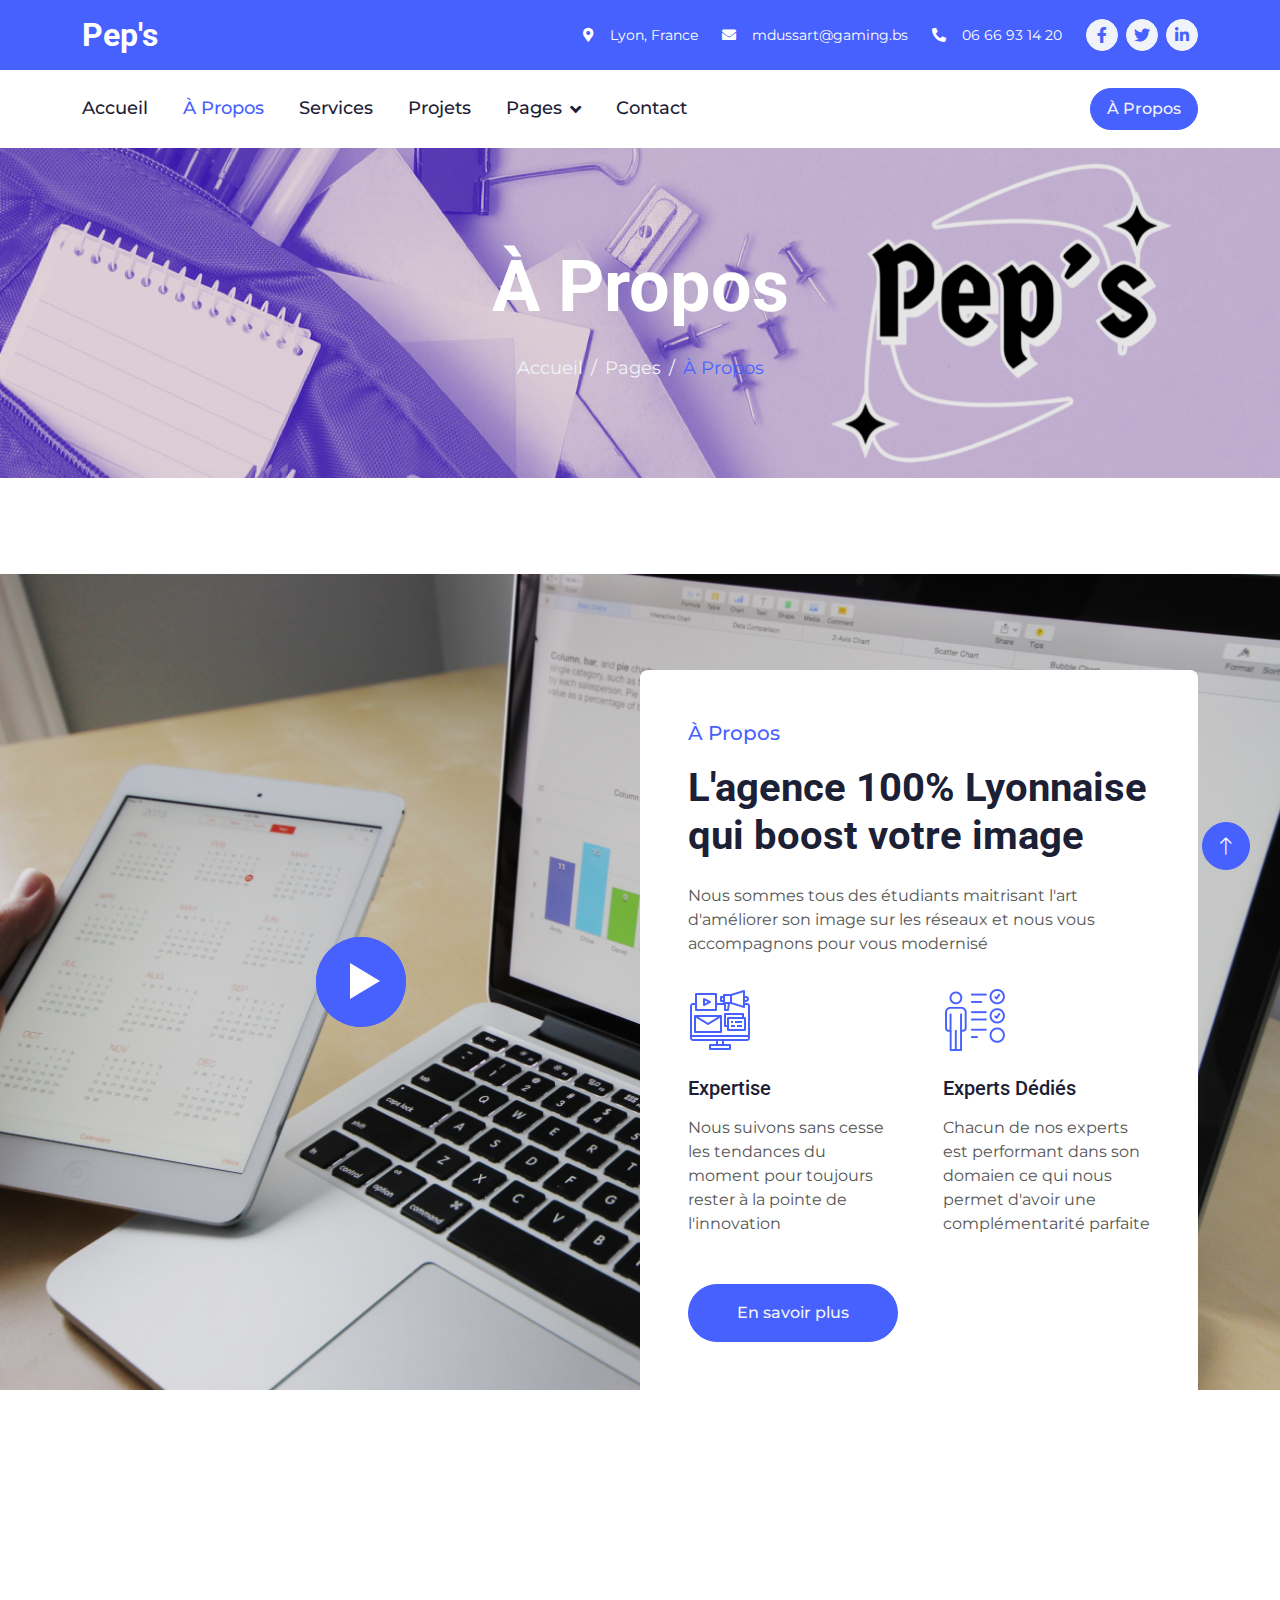
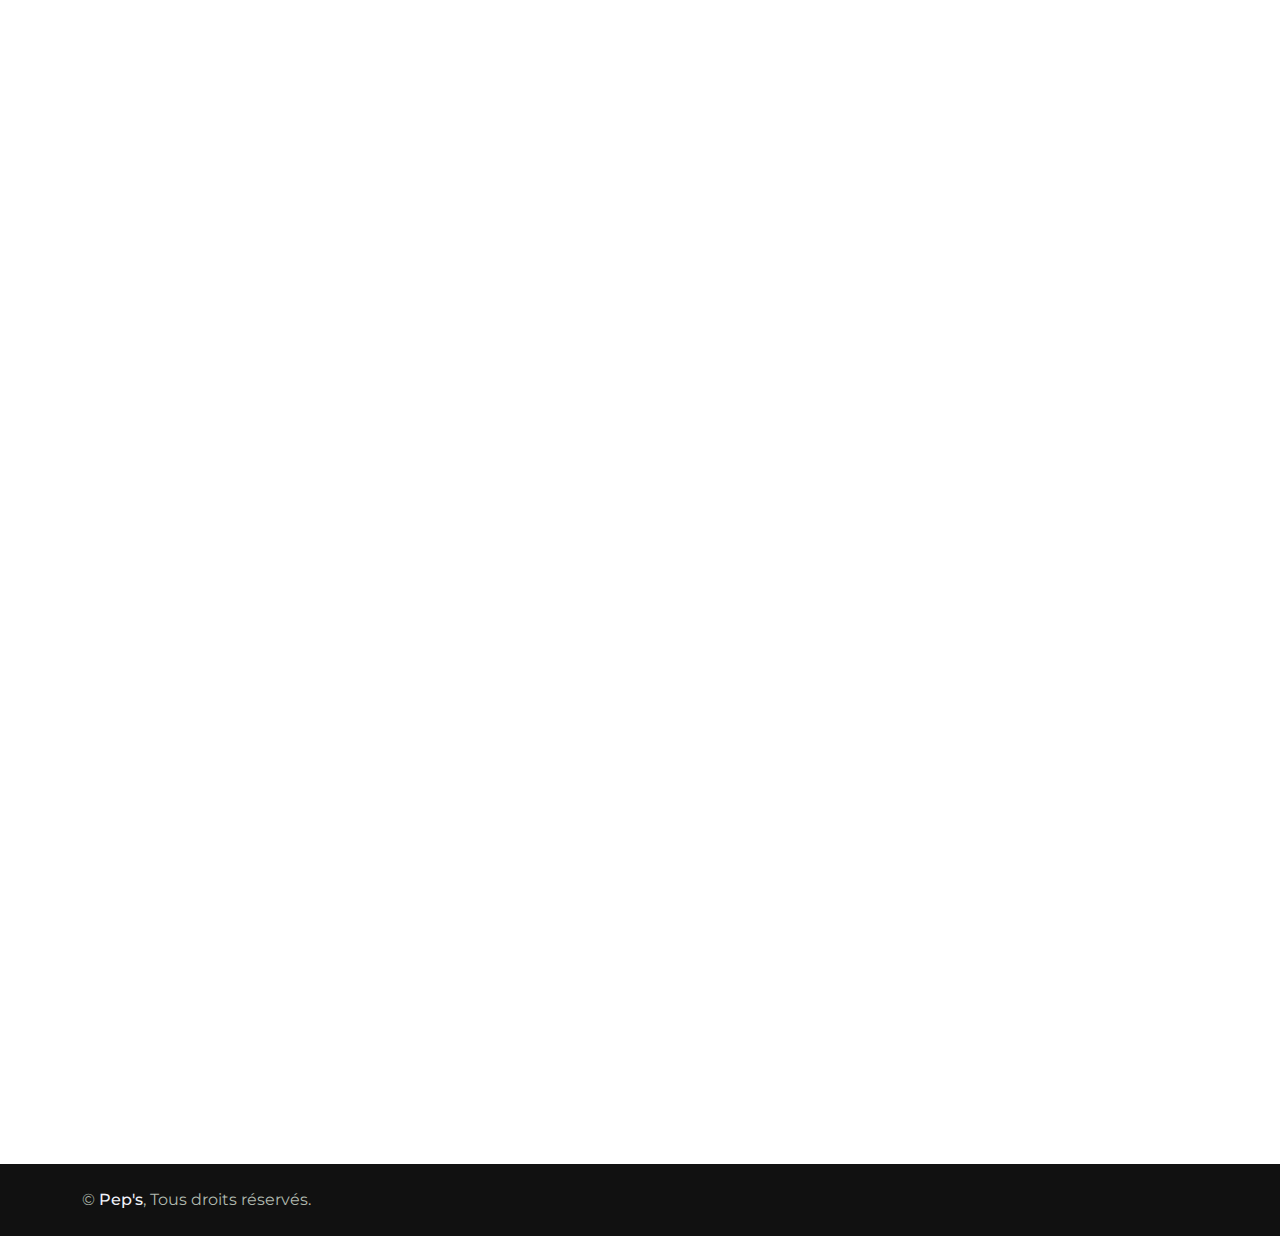
<file: about.html>
<!DOCTYPE html>
<html lang="en">

<head>
    <meta charset="utf-8">
    <title>Pep's - Social Media Agence</title>
    <meta content="width=device-width, initial-scale=1.0" name="viewport">
    <meta content="" name="keywords">
    <meta content="" name="description">

    <link href="img/favicon.ico" rel="icon">

    <link rel="preconnect" href="https://fonts.googleapis.com">
    <link rel="preconnect" href="https://fonts.gstatic.com" crossorigin>
    <link
        href="https://fonts.googleapis.com/css2?family=Montserrat:wght@400;500&family=Roboto:wght@500;700&display=swap"
        rel="stylesheet">

    <link href="https://cdnjs.cloudflare.com/ajax/libs/font-awesome/5.10.0/css/all.min.css" rel="stylesheet">
    <link href="https://cdn.jsdelivr.net/npm/bootstrap-icons@1.4.1/font/bootstrap-icons.css" rel="stylesheet">

    <link href="lib/animate/animate.min.css" rel="stylesheet">
    <link href="lib/owlcarousel/assets/owl.carousel.min.css" rel="stylesheet">
    <link href="lib/lightbox/css/lightbox.min.css" rel="stylesheet">

    <link href="css/bootstrap.min.css" rel="stylesheet">

    <link href="css/style.css" rel="stylesheet">
</head>

<body>

    <div id="spinner"
        class="show bg-white position-fixed translate-middle w-100 vh-100 top-50 start-50 d-flex align-items-center justify-content-center">
        <div class="spinner-border text-primary" role="status" style="width: 3rem; height: 3rem;"></div>
    </div>


    <div class="container-fluid bg-primary text-white d-none d-lg-flex">
        <div class="container py-3">
            <div class="d-flex align-items-center">
                <a href="index.html">
                    <h2 class="text-white fw-bold m-0">Pep's</h2>
                </a>
                <div class="ms-auto d-flex align-items-center">
                    <small class="ms-4"><i class="fa fa-map-marker-alt me-3"></i>Lyon, France</small>
                    <small class="ms-4"><i class="fa fa-envelope me-3"></i>mdussart@gaming.bs</small>
                    <small class="ms-4"><i class="fa fa-phone-alt me-3"></i>06 66 93 14 20</small>
                    <div class="ms-3 d-flex">
                        <a class="btn btn-sm-square btn-light text-primary rounded-circle ms-2" href=""><i
                                class="fab fa-facebook-f"></i></a>
                        <a class="btn btn-sm-square btn-light text-primary rounded-circle ms-2" href=""><i
                                class="fab fa-twitter"></i></a>
                        <a class="btn btn-sm-square btn-light text-primary rounded-circle ms-2" href=""><i
                                class="fab fa-linkedin-in"></i></a>
                    </div>
                </div>
            </div>
        </div>
    </div>


    <div class="container-fluid bg-white sticky-top">
        <div class="container">
            <nav class="navbar navbar-expand-lg bg-white navbar-light p-lg-0">
                <a href="index.html" class="navbar-brand d-lg-none">
                    <h1 class="fw-bold m-0">Pep's</h1>
                </a>
                <button type="button" class="navbar-toggler me-0" data-bs-toggle="collapse"
                    data-bs-target="#navbarCollapse">
                    <span class="navbar-toggler-icon"></span>
                </button>
                <div class="collapse navbar-collapse" id="navbarCollapse">
                    <div class="navbar-nav">
                        <a href="index.html" class="nav-item nav-link">Accueil</a>
                        <a href="about.html" class="nav-item nav-link active">À Propos</a>
                        <a href="service.html" class="nav-item nav-link">Services</a>
                        <a href="project.html" class="nav-item nav-link">Projets</a>
                        <div class="nav-item dropdown">
                            <a href="#" class="nav-link dropdown-toggle" data-bs-toggle="dropdown">Pages</a>
                            <div class="dropdown-menu bg-light rounded-0 rounded-bottom m-0">
                                <a href="feature.html" class="dropdown-item">Avantages</a>
                                <a href="team.html" class="dropdown-item">Notre Equipe</a>
                                <a href="testimonial.html" class="dropdown-item">Témoignages</a>
                                <a href="quote.html" class="dropdown-item">Prendre Contact</a>
                            </div>
                        </div>
                        <a href="contact.html" class="nav-item nav-link">Contact</a>
                    </div>
                    <div class="ms-auto d-none d-lg-block">
                        <a href="" class="btn btn-primary rounded-pill py-2 px-3">À Propos</a>
                    </div>
                </div>
            </nav>
        </div>
    </div>


    <div class="container-fluid page-header py-5 mb-5 wow fadeIn" data-wow-delay="0.1s">
        <div class="container text-center py-5">
            <h1 class="display-2 text-white mb-4 animated slideInDown">À Propos</h1>
            <nav aria-label="breadcrumb animated slideInDown">
                <ol class="breadcrumb justify-content-center mb-0">
                    <li class="breadcrumb-item"><a href="#">Accueil</a></li>
                    <li class="breadcrumb-item"><a href="#">Pages</a></li>
                    <li class="breadcrumb-item text-primary" aria-current="page">À Propos</li>
                </ol>
            </nav>
        </div>
    </div>


    <div class="container-xxl about mb-5" style="margin-top: 6rem;">
        <div class="container">
            <div class="row g-0">
                <div class="col-lg-6">
                    <div class="h-100 d-flex align-items-center justify-content-center" style="min-height: 300px;">
                        <button type="button" class="btn-play" data-bs-toggle="modal"
                            data-src="https://www.youtube.com/embed/BBGEG21CGo0" data-bs-target="#videoModal">
                            <span></span>
                        </button>
                    </div>
                </div>
                <div class="col-lg-6 pt-lg-5 wow fadeIn" data-wow-delay="0.5s">
                    <div class="bg-white rounded-top p-5 mt-lg-5">
                        <p class="fs-5 fw-medium text-primary">À Propos</p>
                        <h1 class="display-6 mb-4">L'agence 100% Lyonnaise qui boost votre image</h1>
                        <p class="mb-4">Nous sommes tous des étudiants maitrisant l'art d'améliorer son image sur les réseaux et nous vous accompagnons pour vous modernisé
</p>
                        <div class="row g-5 pt-2 mb-5">
                            <div class="col-sm-6">
                                <img class="img-fluid mb-4" src="img/icon/icon-5.png" alt="">
                                <h5 class="mb-3">Expertise</h5>
                                <span>Nous suivons sans cesse les tendances du moment pour toujours rester à la pointe de l'innovation</span>
                            </div>
                            <div class="col-sm-6">
                                <img class="img-fluid mb-4" src="img/icon/icon-2.png" alt="">
                                <h5 class="mb-3">Experts Dédiés</h5>
                                <span>Chacun de nos experts est performant dans son domaien ce qui nous permet d'avoir une complémentarité parfaite</span>
                            </div>
                        </div>
                        <a class="btn btn-primary rounded-pill py-3 px-5" href="">En savoir plus</a>
                    </div>
                </div>
            </div>
        </div>
    </div>


    <div class="modal modal-video fade" id="videoModal" tabindex="-1" aria-labelledby="exampleModalLabel"
        aria-hidden="true">
        <div class="modal-dialog">
            <div class="modal-content rounded-0">
                <div class="modal-header">
                    <h3 class="modal-title" id="exampleModalLabel">Youtube Video</h3>
                    <button type="button" class="btn-close" data-bs-dismiss="modal" aria-label="Close"></button>
                </div>
                <div class="modal-body">

                    <div class="ratio ratio-16x9">
                        <iframe class="embed-responsive-item" src="" id="video" allowfullscreen
                            allowscriptaccess="always" allow="autoplay"></iframe>
                    </div>
                </div>
            </div>
        </div>
    </div>


    <div class="container-xxl py-5">
        <div class="container">
            <div class="text-center mx-auto wow fadeInUp" data-wow-delay="0.1s" style="max-width: 500px;">
                <p class="fs-5 fw-medium text-primary">Notre Équipe </p>
                <h1 class="display-5 mb-5">Nos Expert sont prêt à vous aider</h1>
            </div>
            <div class="row g-4">
                <div class="col-lg-3 col-md-6 wow fadeInUp" data-wow-delay="0.1s">
                    <div class="team-item rounded overflow-hidden pb-4">
                        <img class="img-fluid mb-4" src="img/team-1.jpg" alt="">
                        <h5>Mathieu</h5>
                        <span class="text-primary">Founder et CEO</span>
                        <ul class="team-social">
                            <li><a class="btn btn-square" href=""><i class="fab fa-facebook-f"></i></a></li>
                            <li><a class="btn btn-square" href=""><i class="fab fa-twitter"></i></a></li>
                            <li><a class="btn btn-square" href=""><i class="fab fa-instagram"></i></a></li>
                            <li><a class="btn btn-square" href=""><i class="fab fa-linkedin-in"></i></a></li>
                        </ul>
                    </div>
                </div>
                <div class="col-lg-3 col-md-6 wow fadeInUp" data-wow-delay="0.3s">
                    <div class="team-item rounded overflow-hidden pb-4">
                        <img class="img-fluid mb-4" src="img/team-2.jpg" alt="">
                        <h5>Lilian</h5>
                        <span class="text-primary">Co Founder</span>
                        <ul class="team-social">
                            <li><a class="btn btn-square" href=""><i class="fab fa-facebook-f"></i></a></li>
                            <li><a class="btn btn-square" href=""><i class="fab fa-twitter"></i></a></li>
                            <li><a class="btn btn-square" href=""><i class="fab fa-instagram"></i></a></li>
                            <li><a class="btn btn-square" href=""><i class="fab fa-linkedin-in"></i></a></li>
                        </ul>
                    </div>
                </div>
                <div class="col-lg-3 col-md-6 wow fadeInUp" data-wow-delay="0.5s">
                    <div class="team-item rounded overflow-hidden pb-4">
                        <img class="img-fluid mb-4" src="img/team-3.jpg" alt="">
                        <h5>Coco</h5>
                        <span class="text-primary">Executive Manager</span>
                        <ul class="team-social">
                            <li><a class="btn btn-square" href=""><i class="fab fa-facebook-f"></i></a></li>
                            <li><a class="btn btn-square" href=""><i class="fab fa-twitter"></i></a></li>
                            <li><a class="btn btn-square" href=""><i class="fab fa-instagram"></i></a></li>
                            <li><a class="btn btn-square" href=""><i class="fab fa-linkedin-in"></i></a></li>
                        </ul>
                    </div>
                </div>
                <div class="col-lg-3 col-md-6 wow fadeInUp" data-wow-delay="0.7s">
                    <div class="team-item rounded overflow-hidden pb-4">
                        <img class="img-fluid mb-4" src="img/team-4.jpg" alt="">
                        <h5>Clara</h5>
                        <span class="text-primary">Digital Marketer</span>
                        <ul class="team-social">
                            <li><a class="btn btn-square" href=""><i class="fab fa-facebook-f"></i></a></li>
                            <li><a class="btn btn-square" href=""><i class="fab fa-twitter"></i></a></li>
                            <li><a class="btn btn-square" href=""><i class="fab fa-instagram"></i></a></li>
                            <li><a class="btn btn-square" href=""><i class="fab fa-linkedin-in"></i></a></li>
                        </ul>
                    </div>
                </div>
            </div>
        </div>
    </div>


    <div class="container-fluid bg-dark footer mt-5 py-5 wow fadeIn" data-wow-delay="0.1s">
        <div class="container py-5">
            <div class="row g-5">
                <div class="col-lg-3 col-md-6">
                    <h4 class="text-white mb-4">Notre Agence</h4>
                    <p class="mb-2"><i class="fa fa-map-marker-alt me-3"></i>Lyon, France</p>
                    <p class="mb-2"><i class="fa fa-phone-alt me-3"></i>06 66 93 14 20</p>
                    <p class="mb-2"><i class="fa fa-envelope me-3"></i>mdussart@gaming.bs</p>
                    <div class="d-flex pt-3">
                        <a class="btn btn-square btn-light rounded-circle me-2" href=""><i
                                class="fab fa-twitter"></i></a>
                        <a class="btn btn-square btn-light rounded-circle me-2" href=""><i
                                class="fab fa-facebook-f"></i></a>
                        <a class="btn btn-square btn-light rounded-circle me-2" href=""><i
                                class="fab fa-youtube"></i></a>
                        <a class="btn btn-square btn-light rounded-circle me-2" href=""><i
                                class="fab fa-linkedin-in"></i></a>
                    </div>
                </div>
                <div class="col-lg-3 col-md-6">
                    <h4 class="text-white mb-4">Liens Rapides</h4>
                    <a class="btn btn-link" href="">À Propos</a>
                    <a class="btn btn-link" href="">Nous contacter</a>
                    <a class="btn btn-link" href="">Nos Services</a>
                    <a class="btn btn-link" href="">Termes et Conditions</a>
                    <a class="btn btn-link" href="">Support</a>
                </div>

                <div class="col-lg-3 col-md-6">
                    <h4 class="text-white mb-4">Newsletter</h4>
                    <p>Suivez nos dernières actualités ici</p>
                    <div class="position-relative w-100">
                        <input class="form-control bg-transparent w-100 py-3 ps-4 pe-5" type="text"
                            placeholder="Your email">
                        <button type="button"
                            class="btn btn-light py-2 position-absolute top-0 end-0 mt-2 me-2">S'inscrire</button>
                    </div>
                </div>
            </div>
        </div>
    </div>


    <div class="container-fluid copyright py-4">
        <div class="container">
            <div class="row">
                <div class="col-md-6 text-center text-md-start mb-3 mb-md-0">
                    &copy; <a class="fw-medium text-light" href="#">Pep's</a>, Tous droits réservés.
                </div>
            </div>
        </div>
    </div>


    <a href="#" class="btn btn-lg btn-primary btn-lg-square rounded-circle back-to-top"><i
            class="bi bi-arrow-up"></i></a>


    <script src="https://ajax.googleapis.com/ajax/libs/jquery/3.6.1/jquery.min.js"></script>
    <script src="https://cdn.jsdelivr.net/npm/bootstrap@5.0.0/dist/js/bootstrap.bundle.min.js"></script>
    <script src="lib/wow/wow.min.js"></script>
    <script src="lib/easing/easing.min.js"></script>
    <script src="lib/waypoints/waypoints.min.js"></script>
    <script src="lib/owlcarousel/owl.carousel.min.js"></script>
    <script src="lib/lightbox/js/lightbox.min.js"></script>

    <script src="js/main.js"></script>
</body>

</html>
</file>
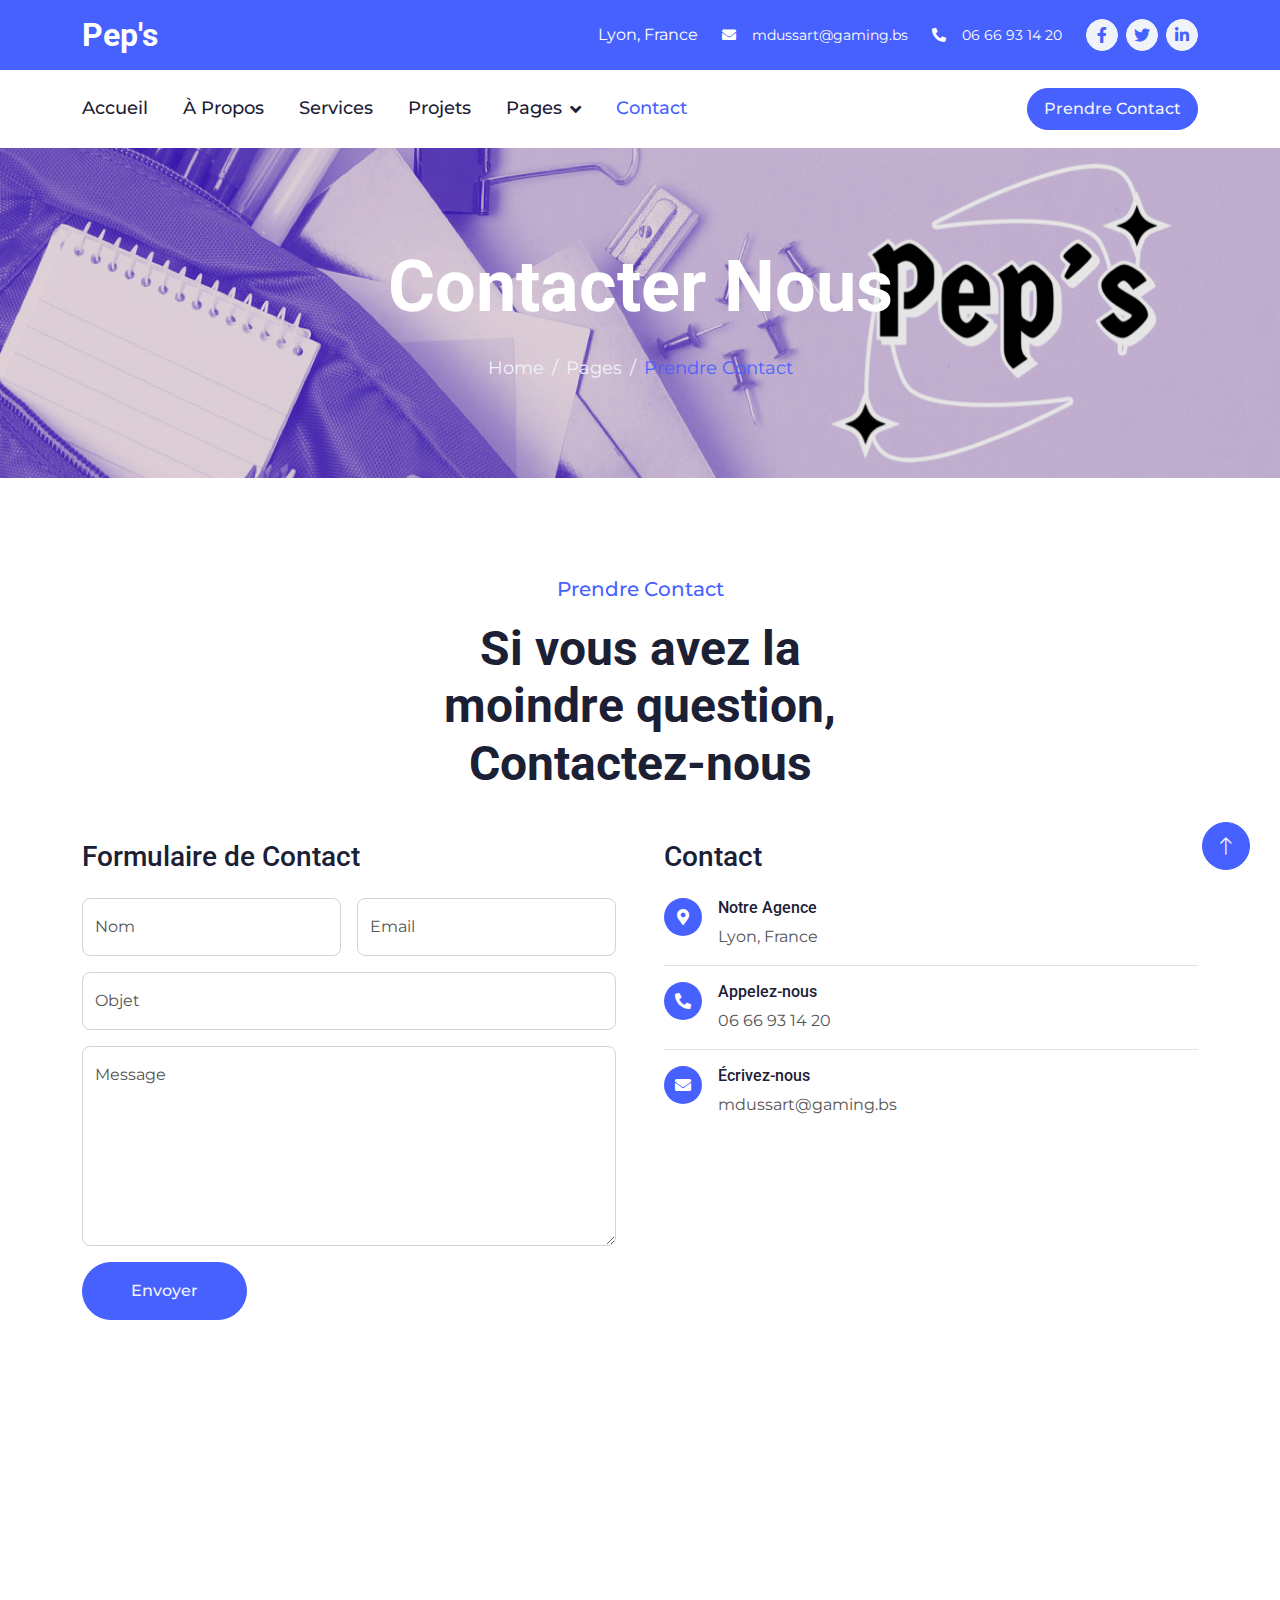
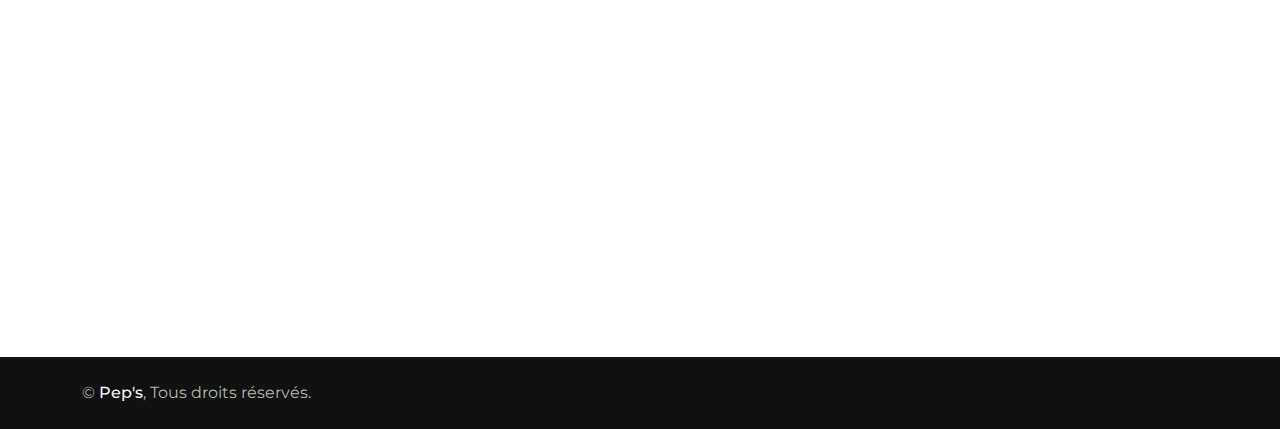
<file: contact.html>
<!DOCTYPE html>
<html lang="en">

<head>
    <meta charset="utf-8">
    <title>Pep's - Social Media Agence</title>
    <meta content="width=device-width, initial-scale=1.0" name="viewport">
    <meta content="" name="keywords">
    <meta content="" name="description">

    <link href="img/favicon.ico" rel="icon">

    <link rel="preconnect" href="https://fonts.googleapis.com">
    <link rel="preconnect" href="https://fonts.gstatic.com" crossorigin>
    <link href="https://fonts.googleapis.com/css2?family=Montserrat:wght@400;500&family=Roboto:wght@500;700&display=swap" rel="stylesheet">  

    <link href="https://cdnjs.cloudflare.com/ajax/libs/font-awesome/5.10.0/css/all.min.css" rel="stylesheet">
    <link href="https://cdn.jsdelivr.net/npm/bootstrap-icons@1.4.1/font/bootstrap-icons.css" rel="stylesheet">

    <link href="lib/animate/animate.min.css" rel="stylesheet">
    <link href="lib/owlcarousel/assets/owl.carousel.min.css" rel="stylesheet">
    <link href="lib/lightbox/css/lightbox.min.css" rel="stylesheet">

    <link href="css/bootstrap.min.css" rel="stylesheet">

    <link href="css/style.css" rel="stylesheet">
</head>

<body>
    <div id="spinner" class="show bg-white position-fixed translate-middle w-100 vh-100 top-50 start-50 d-flex align-items-center justify-content-center">
        <div class="spinner-border text-primary" role="status" style="width: 3rem; height: 3rem;"></div>
    </div>


    <div class="container-fluid bg-primary text-white d-none d-lg-flex">
        <div class="container py-3">
            <div class="d-flex align-items-center">
                <a href="index.html">
                    <h2 class="text-white fw-bold m-0">Pep's</h2>
                </a>
                <div class="ms-auto d-flex align-items-center">Lyon, France</small>
                    <small class="ms-4"><i class="fa fa-envelope me-3"></i>mdussart@gaming.bs</small>
                    <small class="ms-4"><i class="fa fa-phone-alt me-3"></i>06 66 93 14 20</small>
                    <div class="ms-3 d-flex">
                        <a class="btn btn-sm-square btn-light text-primary rounded-circle ms-2" href=""><i class="fab fa-facebook-f"></i></a>
                        <a class="btn btn-sm-square btn-light text-primary rounded-circle ms-2" href=""><i class="fab fa-twitter"></i></a>
                        <a class="btn btn-sm-square btn-light text-primary rounded-circle ms-2" href=""><i class="fab fa-linkedin-in"></i></a>
                    </div>
                </div>
            </div>
        </div>
    </div>

    <div class="container-fluid bg-white sticky-top">
        <div class="container">
            <nav class="navbar navbar-expand-lg bg-white navbar-light p-lg-0">
                <a href="index.html" class="navbar-brand d-lg-none">
                    <h1 class="fw-bold m-0">Pep's</h1>
                </a>
                <button type="button" class="navbar-toggler me-0" data-bs-toggle="collapse" data-bs-target="#navbarCollapse">
                    <span class="navbar-toggler-icon"></span>
                </button>
                <div class="collapse navbar-collapse" id="navbarCollapse">
                    <div class="navbar-nav">
                        <a href="index.html" class="nav-item nav-link">Accueil</a>
                        <a href="about.html" class="nav-item nav-link">À Propos</a>
                        <a href="service.html" class="nav-item nav-link">Services</a>
                        <a href="project.html" class="nav-item nav-link">Projets</a>
                        <div class="nav-item dropdown">
                            <a href="#" class="nav-link dropdown-toggle" data-bs-toggle="dropdown">Pages</a>
                            <div class="dropdown-menu bg-light rounded-0 rounded-bottom m-0">
                                <a href="feature.html" class="dropdown-item">Avantages</a>
                                <a href="team.html" class="dropdown-item">Notre Equipe</a>
                                <a href="testimonial.html" class="dropdown-item">Témoignages</a>
                                <a href="quote.html" class="dropdown-item">Prendre Contact</a>
                            </div>
                        </div>
                        <a href="contact.html" class="nav-item nav-link active">Contact</a>
                    </div>
                    <div class="ms-auto d-none d-lg-block">
                        <a href="" class="btn btn-primary rounded-pill py-2 px-3">Prendre Contact</a>
                    </div>
                </div>
            </nav>
        </div>
    </div>


    <div class="container-fluid page-header py-5 mb-5 wow fadeIn" data-wow-delay="0.1s">
        <div class="container text-center py-5">
            <h1 class="display-2 text-white mb-4 animated slideInDown">Contacter Nous</h1>
            <nav aria-label="breadcrumb animated slideInDown">
                <ol class="breadcrumb justify-content-center mb-0">
                    <li class="breadcrumb-item"><a href="#">Home</a></li>
                    <li class="breadcrumb-item"><a href="#">Pages</a></li>
                    <li class="breadcrumb-item text-primary" aria-current="page">Prendre Contact</li>
                </ol>
            </nav>
        </div>
    </div>


    <div class="container-xxl py-5">
        <div class="container">
            <div class="text-center mx-auto wow fadeInUp" data-wow-delay="0.1s" style="max-width: 500px;">
                <p class="fs-5 fw-medium text-primary">Prendre Contact</p>
                <h1 class="display-5 mb-5">Si vous avez la moindre question, Contactez-nous</h1>
            </div>
            <div class="row g-5">
                <div class="col-lg-6 wow fadeInUp" data-wow-delay="0.1s">
                    <h3 class="mb-4">Formulaire de Contact</h3>
                    <form>
                        <div class="row g-3">
                            <div class="col-md-6">
                                <div class="form-floating">
                                    <input type="text" class="form-control" id="name" placeholder="Your Name">
                                    <label for="name">Nom</label>
                                </div>
                            </div>
                            <div class="col-md-6">
                                <div class="form-floating">
                                    <input type="email" class="form-control" id="email" placeholder="Your Email">
                                    <label for="email">Email</label>
                                </div>
                            </div>
                            <div class="col-12">
                                <div class="form-floating">
                                    <input type="text" class="form-control" id="subject" placeholder="Subject">
                                    <label for="subject">Objet</label>
                                </div>
                            </div>
                            <div class="col-12">
                                <div class="form-floating">
                                    <textarea class="form-control" placeholder="Leave a message here" id="message" style="height: 200px"></textarea>
                                    <label for="message">Message</label>
                                </div>
                            </div>
                            <div class="col-12">
                                <button class="btn btn-primary rounded-pill py-3 px-5" type="submit">Envoyer</button>
                            </div>
                        </div>
                    </form>
                </div>
                <div class="col-lg-6 wow fadeInUp" data-wow-delay="0.5s">
                    <h3 class="mb-4">Contact</h3>
                    <div class="d-flex border-bottom pb-3 mb-3">
                        <div class="flex-shrink-0 btn-square bg-primary rounded-circle">
                            <i class="fa fa-map-marker-alt text-white"></i>
                        </div>
                        <div class="ms-3">
                            <h6>Notre Agence</h6>
                            <span>Lyon, France</span>
                        </div>
                    </div>
                    <div class="d-flex border-bottom pb-3 mb-3">
                        <div class="flex-shrink-0 btn-square bg-primary rounded-circle">
                            <i class="fa fa-phone-alt text-white"></i>
                        </div>
                        <div class="ms-3">
                            <h6>Appelez-nous</h6>
                            <span>06 66 93 14 20</span>
                        </div>
                    </div>
                    <div class="d-flex border-bottom-0 pb-3 mb-3">
                        <div class="flex-shrink-0 btn-square bg-primary rounded-circle">
                            <i class="fa fa-envelope text-white"></i>
                        </div>
                        <div class="ms-3">
                            <h6>Écrivez-nous</h6>
                            <span>mdussart@gaming.bs</span>
                        </div>
                    </div>

                    <iframe class="w-100 rounded"
                    src="https://www.google.com/maps/embed?pb=!1m18!1m12!1m3!1d2783.991501527017!2d4.837138851347733!3d45.75131632215713!2m3!1f0!2f0!3f0!3m2!1i1024!2i768!4f13.1!3m3!1m2!1s0x47f4eb3951792241%3A0x478c37ae44929b81!2sGaming%20Campus%20Lyon%20%3A%203%20%C3%A9coles%20m%C3%A9tiers%20jeux%20vid%C3%A9o!5e0!3m2!1sfr!2sfr!4v1680705950875!5m2!1sfr!2sfr"
                    frameborder="0" style="min-height: 300px; border:0;" allowfullscreen="" aria-hidden="false"
                    tabindex="0"></iframe>
                </div>
            </div>
        </div>
    </div>


    <div class="container-fluid bg-dark footer mt-5 py-5 wow fadeIn" data-wow-delay="0.1s">
        <div class="container py-5">
            <div class="row g-5">
                <div class="col-lg-3 col-md-6">
                    <h4 class="text-white mb-4">Notre Agence</h4>
                    <p class="mb-2"><i class="fa fa-map-marker-alt me-3"></i>Lyon, France</p>
                    <p class="mb-2"><i class="fa fa-phone-alt me-3"></i>06 66 93 14 20</p>
                    <p class="mb-2"><i class="fa fa-envelope me-3"></i>mdussart@gaming.bs</p>
                    <div class="d-flex pt-3">
                        <a class="btn btn-square btn-light rounded-circle me-2" href=""><i class="fab fa-twitter"></i></a>
                        <a class="btn btn-square btn-light rounded-circle me-2" href=""><i class="fab fa-facebook-f"></i></a>
                        <a class="btn btn-square btn-light rounded-circle me-2" href=""><i class="fab fa-youtube"></i></a>
                        <a class="btn btn-square btn-light rounded-circle me-2" href=""><i class="fab fa-linkedin-in"></i></a>
                    </div>
                </div>
                <div class="col-lg-3 col-md-6">
                    <h4 class="text-white mb-4">Liens Rapides</h4>
                    <a class="btn btn-link" href="">À Propos</a>
                    <a class="btn btn-link" href="">Nous contacter</a>
                    <a class="btn btn-link" href="">Nos Services</a>
                    <a class="btn btn-link" href="">Termes et Conditions</a>
                    <a class="btn btn-link" href="">Support</a>
                </div>
                <div class="col-lg-3 col-md-6">
                    <h4 class="text-white mb-4">Newsletter</h4>
                    <p>Suivez nos dernières actualités ici</p>
                    <div class="position-relative w-100">
                        <input class="form-control bg-transparent w-100 py-3 ps-4 pe-5" type="text" placeholder="Your email">
                        <button type="button" class="btn btn-light py-2 position-absolute top-0 end-0 mt-2 me-2">S'inscrire</button>
                    </div>
                </div>
            </div>
        </div>
    </div>


    <div class="container-fluid copyright py-4">
        <div class="container">
            <div class="row">
                <div class="col-md-6 text-center text-md-start mb-3 mb-md-0">
                    &copy; <a class="fw-medium text-light" href="#">Pep's</a>, Tous droits réservés.
                </div>
            </div>
        </div>
    </div>


    <a href="#" class="btn btn-lg btn-primary btn-lg-square rounded-circle back-to-top"><i class="bi bi-arrow-up"></i></a>

    <script src="https://ajax.googleapis.com/ajax/libs/jquery/3.6.1/jquery.min.js"></script>
    <script src="https://cdn.jsdelivr.net/npm/bootstrap@5.0.0/dist/js/bootstrap.bundle.min.js"></script>
    <script src="lib/wow/wow.min.js"></script>
    <script src="lib/easing/easing.min.js"></script>
    <script src="lib/waypoints/waypoints.min.js"></script>
    <script src="lib/owlcarousel/owl.carousel.min.js"></script>
    <script src="lib/lightbox/js/lightbox.min.js"></script>

    <script src="js/main.js"></script>
</body>

</html>
</file>
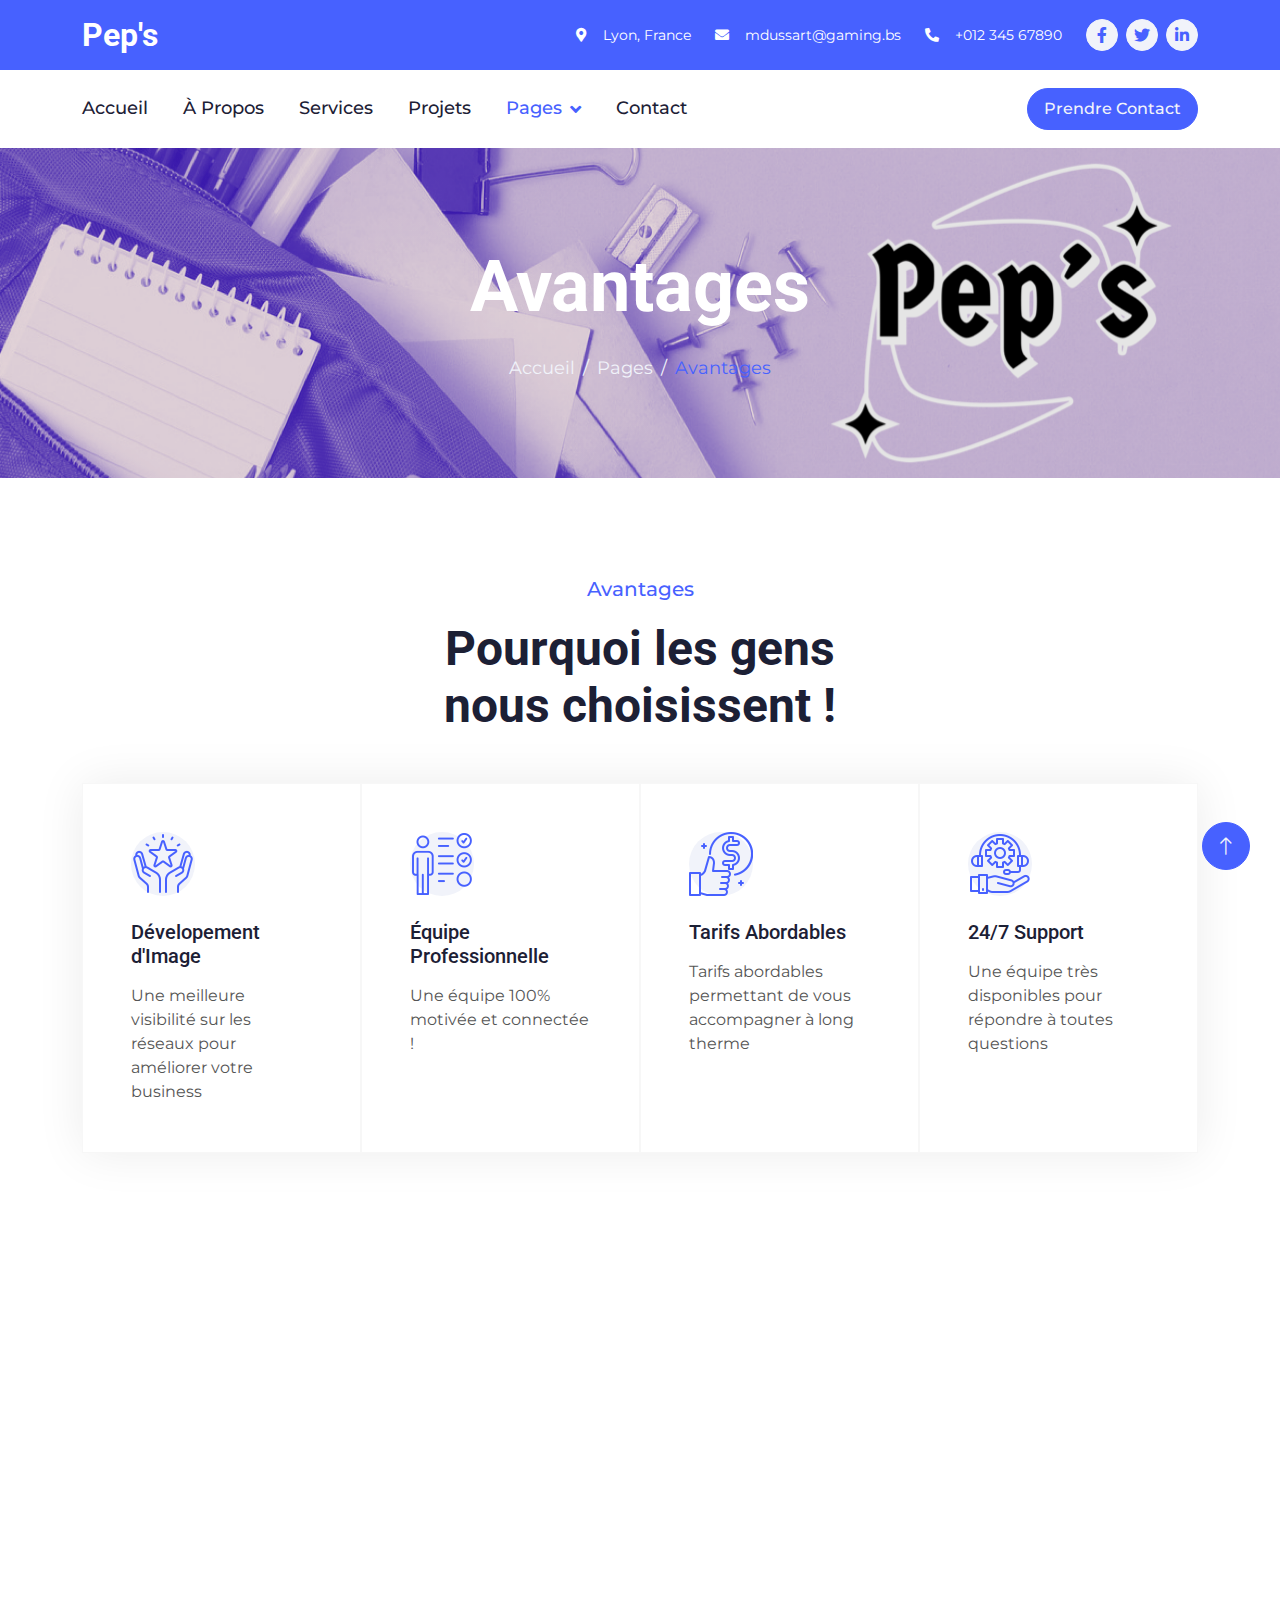
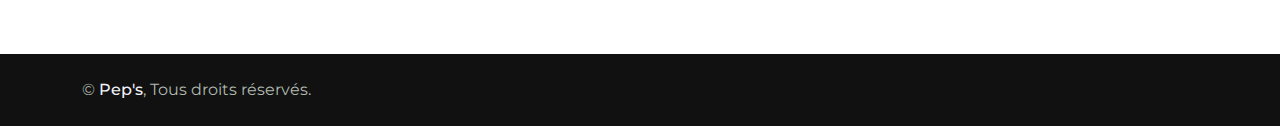
<file: feature.html>
<!DOCTYPE html>
<html lang="en">

<head>
    <meta charset="utf-8">
    <title>Pep's - Social Media Agence</title>
    <meta content="width=device-width, initial-scale=1.0" name="viewport">
    <meta content="" name="keywords">
    <meta content="" name="description">

    <link href="img/favicon.ico" rel="icon">

    <link rel="preconnect" href="https://fonts.googleapis.com">
    <link rel="preconnect" href="https://fonts.gstatic.com" crossorigin>
    <link
        href="https://fonts.googleapis.com/css2?family=Montserrat:wght@400;500&family=Roboto:wght@500;700&display=swap"
        rel="stylesheet">

    <link href="https://cdnjs.cloudflare.com/ajax/libs/font-awesome/5.10.0/css/all.min.css" rel="stylesheet">
    <link href="https://cdn.jsdelivr.net/npm/bootstrap-icons@1.4.1/font/bootstrap-icons.css" rel="stylesheet">

    <link href="lib/animate/animate.min.css" rel="stylesheet">
    <link href="lib/owlcarousel/assets/owl.carousel.min.css" rel="stylesheet">
    <link href="lib/lightbox/css/lightbox.min.css" rel="stylesheet">

    <link href="css/bootstrap.min.css" rel="stylesheet">

    <link href="css/style.css" rel="stylesheet">
</head>

<body>

    <div id="spinner"
        class="show bg-white position-fixed translate-middle w-100 vh-100 top-50 start-50 d-flex align-items-center justify-content-center">
        <div class="spinner-border text-primary" role="status" style="width: 3rem; height: 3rem;"></div>
    </div>


    <div class="container-fluid bg-primary text-white d-none d-lg-flex">
        <div class="container py-3">
            <div class="d-flex align-items-center">
                <a href="index.html">
                    <h2 class="text-white fw-bold m-0">Pep's</h2>
                </a>
                <div class="ms-auto d-flex align-items-center">
                    <small class="ms-4"><i class="fa fa-map-marker-alt me-3"></i>Lyon, France</small>
                    <small class="ms-4"><i class="fa fa-envelope me-3"></i>mdussart@gaming.bs</small>
                    <small class="ms-4"><i class="fa fa-phone-alt me-3"></i>+012 345 67890</small>
                    <div class="ms-3 d-flex">
                        <a class="btn btn-sm-square btn-light text-primary rounded-circle ms-2" href=""><i
                                class="fab fa-facebook-f"></i></a>
                        <a class="btn btn-sm-square btn-light text-primary rounded-circle ms-2" href=""><i
                                class="fab fa-twitter"></i></a>
                        <a class="btn btn-sm-square btn-light text-primary rounded-circle ms-2" href=""><i
                                class="fab fa-linkedin-in"></i></a>
                    </div>
                </div>
            </div>
        </div>
    </div>

    <div class="container-fluid bg-white sticky-top">
        <div class="container">
            <nav class="navbar navbar-expand-lg bg-white navbar-light p-lg-0">
                <a href="index.html" class="navbar-brand d-lg-none">
                    <h1 class="fw-bold m-0">GrowMark</h1>
                </a>
                <button type="button" class="navbar-toggler me-0" data-bs-toggle="collapse"
                    data-bs-target="#navbarCollapse">
                    <span class="navbar-toggler-icon"></span>
                </button>
                <div class="collapse navbar-collapse" id="navbarCollapse">
                    <div class="navbar-nav">
                        <a href="index.html" class="nav-item nav-link">Accueil</a>
                        <a href="about.html" class="nav-item nav-link">À Propos</a>
                        <a href="service.html" class="nav-item nav-link">Services</a>
                        <a href="project.html" class="nav-item nav-link">Projets</a>
                        <div class="nav-item dropdown">
                            <a href="#" class="nav-link dropdown-toggle active" data-bs-toggle="dropdown">Pages</a>
                            <div class="dropdown-menu bg-light rounded-0 rounded-bottom m-0">
                                <a href="feature.html" class="dropdown-item active">Avantages</a>
                                <a href="team.html" class="dropdown-item">Notre Equipe</a>
                                <a href="testimonial.html" class="dropdown-item">Testimonial</a>
                                <a href="quote.html" class="dropdown-item">Témoignages</a>
                            </div>
                        </div>
                        <a href="contact.html" class="nav-item nav-link">Contact</a>
                    </div>
                    <div class="ms-auto d-none d-lg-block">
                        <a href="" class="btn btn-primary rounded-pill py-2 px-3">Prendre Contact</a>
                    </div>
                </div>
            </nav>
        </div>
    </div>


    <div class="container-fluid page-header py-5 mb-5 wow fadeIn" data-wow-delay="0.1s">
        <div class="container text-center py-5">
            <h1 class="display-2 text-white mb-4 animated slideInDown">Avantages</h1>
            <nav aria-label="breadcrumb animated slideInDown">
                <ol class="breadcrumb justify-content-center mb-0">
                    <li class="breadcrumb-item"><a href="#">Accueil</a></li>
                    <li class="breadcrumb-item"><a href="#">Pages</a></li>
                    <li class="breadcrumb-item text-primary" aria-current="page">Avantages</li>
                </ol>
            </nav>
        </div>
    </div>


    <div class="container-xxl py-5">
        <div class="text-center mx-auto wow fadeInUp" data-wow-delay="0.1s" style="max-width: 500px;">
            <p class="fs-5 fw-medium text-primary">Avantages</p>
            <h1 class="display-5 mb-5">Pourquoi les gens nous choisissent !</h1>
        </div>
        <div class="container">
            <div class="row g-0 feature-row">
                <div class="col-md-6 col-lg-3 wow fadeIn" data-wow-delay="0.1s">
                    <div class="feature-item border h-100 p-5">
                        <div class="btn-square bg-light rounded-circle mb-4" style="width: 64px; height: 64px;">
                            <img class="img-fluid" src="img/icon/icon-1.png" alt="Icon">
                        </div>
                        <h5 class="mb-3">Dévelopement d'Image</h5>
                        <p class="mb-0">Une meilleure visibilité sur les réseaux pour améliorer votre business</p>
                    </div>
                </div>
                <div class="col-md-6 col-lg-3 wow fadeIn" data-wow-delay="0.3s">
                    <div class="feature-item border h-100 p-5">
                        <div class="btn-square bg-light rounded-circle mb-4" style="width: 64px; height: 64px;">
                            <img class="img-fluid" src="img/icon/icon-2.png" alt="Icon">
                        </div>
                        <h5 class="mb-3">Équipe Professionnelle</h5>
                        <p class="mb-0">Une équipe 100% motivée et connectée !</p>
                    </div>
                </div>
                <div class="col-md-6 col-lg-3 wow fadeIn" data-wow-delay="0.5s">
                    <div class="feature-item border h-100 p-5">
                        <div class="btn-square bg-light rounded-circle mb-4" style="width: 64px; height: 64px;">
                            <img class="img-fluid" src="img/icon/icon-3.png" alt="Icon">
                        </div>
                        <h5 class="mb-3">Tarifs Abordables</h5>
                        <p class="mb-0">Tarifs abordables permettant de vous accompagner à long therme</p>
                    </div>
                </div>
                <div class="col-md-6 col-lg-3 wow fadeIn" data-wow-delay="0.7s">
                    <div class="feature-item border h-100 p-5">
                        <div class="btn-square bg-light rounded-circle mb-4" style="width: 64px; height: 64px;">
                            <img class="img-fluid" src="img/icon/icon-4.png" alt="Icon">
                        </div>
                        <h5 class="mb-3">24/7 Support</h5>
                        <p class="mb-0">Une équipe très disponibles pour répondre à toutes questions</p>
                    </div>
                </div>
            </div>
        </div>
    </div>


    <div class="container-fluid bg-dark footer mt-5 py-5 wow fadeIn" data-wow-delay="0.1s">
        <div class="container py-5">
            <div class="row g-5">
                <div class="col-lg-3 col-md-6">
                    <h4 class="text-white mb-4">Notre Agence</h4>
                    <p class="mb-2"><i class="fa fa-map-marker-alt me-3"></i>Lyon, France</p>
                    <p class="mb-2"><i class="fa fa-phone-alt me-3"></i>06 66 93 14 20</p>
                    <p class="mb-2"><i class="fa fa-envelope me-3"></i>mdussart@gaming.bs</p>
                    <div class="d-flex pt-3">
                        <a class="btn btn-square btn-light rounded-circle me-2" href=""><i
                                class="fab fa-twitter"></i></a>
                        <a class="btn btn-square btn-light rounded-circle me-2" href=""><i
                                class="fab fa-facebook-f"></i></a>
                        <a class="btn btn-square btn-light rounded-circle me-2" href=""><i
                                class="fab fa-youtube"></i></a>
                        <a class="btn btn-square btn-light rounded-circle me-2" href=""><i
                                class="fab fa-linkedin-in"></i></a>
                    </div>
                </div>
                <div class="col-lg-3 col-md-6">
                    <h4 class="text-white mb-4">Liens Rapides</h4>
                    <a class="btn btn-link" href="">À Propos</a>
                    <a class="btn btn-link" href="">Nous contacter</a>
                    <a class="btn btn-link" href="">Nos Services</a>
                    <a class="btn btn-link" href="">Termes et Conditions</a>
                    <a class="btn btn-link" href="">Support</a>
                </div>

                <div class="col-lg-3 col-md-6">
                    <h4 class="text-white mb-4">Newsletter</h4>
                    <p>Suivez nos dernières actualités ici</p>
                    <div class="position-relative w-100">
                        <input class="form-control bg-transparent w-100 py-3 ps-4 pe-5" type="text"
                            placeholder="Your email">
                        <button type="button"
                            class="btn btn-light py-2 position-absolute top-0 end-0 mt-2 me-2">S'inscrire</button>
                    </div>
                </div>
            </div>
        </div>
    </div>


    <div class="container-fluid copyright py-4">
        <div class="container">
            <div class="row">
                <div class="col-md-6 text-center text-md-start mb-3 mb-md-0">
                    &copy; <a class="fw-medium text-light" href="#">Pep's</a>, Tous droits réservés.
                </div>
            </div>
        </div>
    </div>


    <a href="#" class="btn btn-lg btn-primary btn-lg-square rounded-circle back-to-top"><i
            class="bi bi-arrow-up"></i></a>


    <script src="https://ajax.googleapis.com/ajax/libs/jquery/3.6.1/jquery.min.js"></script>
    <script src="https://cdn.jsdelivr.net/npm/bootstrap@5.0.0/dist/js/bootstrap.bundle.min.js"></script>
    <script src="lib/wow/wow.min.js"></script>
    <script src="lib/easing/easing.min.js"></script>
    <script src="lib/waypoints/waypoints.min.js"></script>
    <script src="lib/owlcarousel/owl.carousel.min.js"></script>
    <script src="lib/lightbox/js/lightbox.min.js"></script>

    <script src="js/main.js"></script>
</body>

</html>
</file>
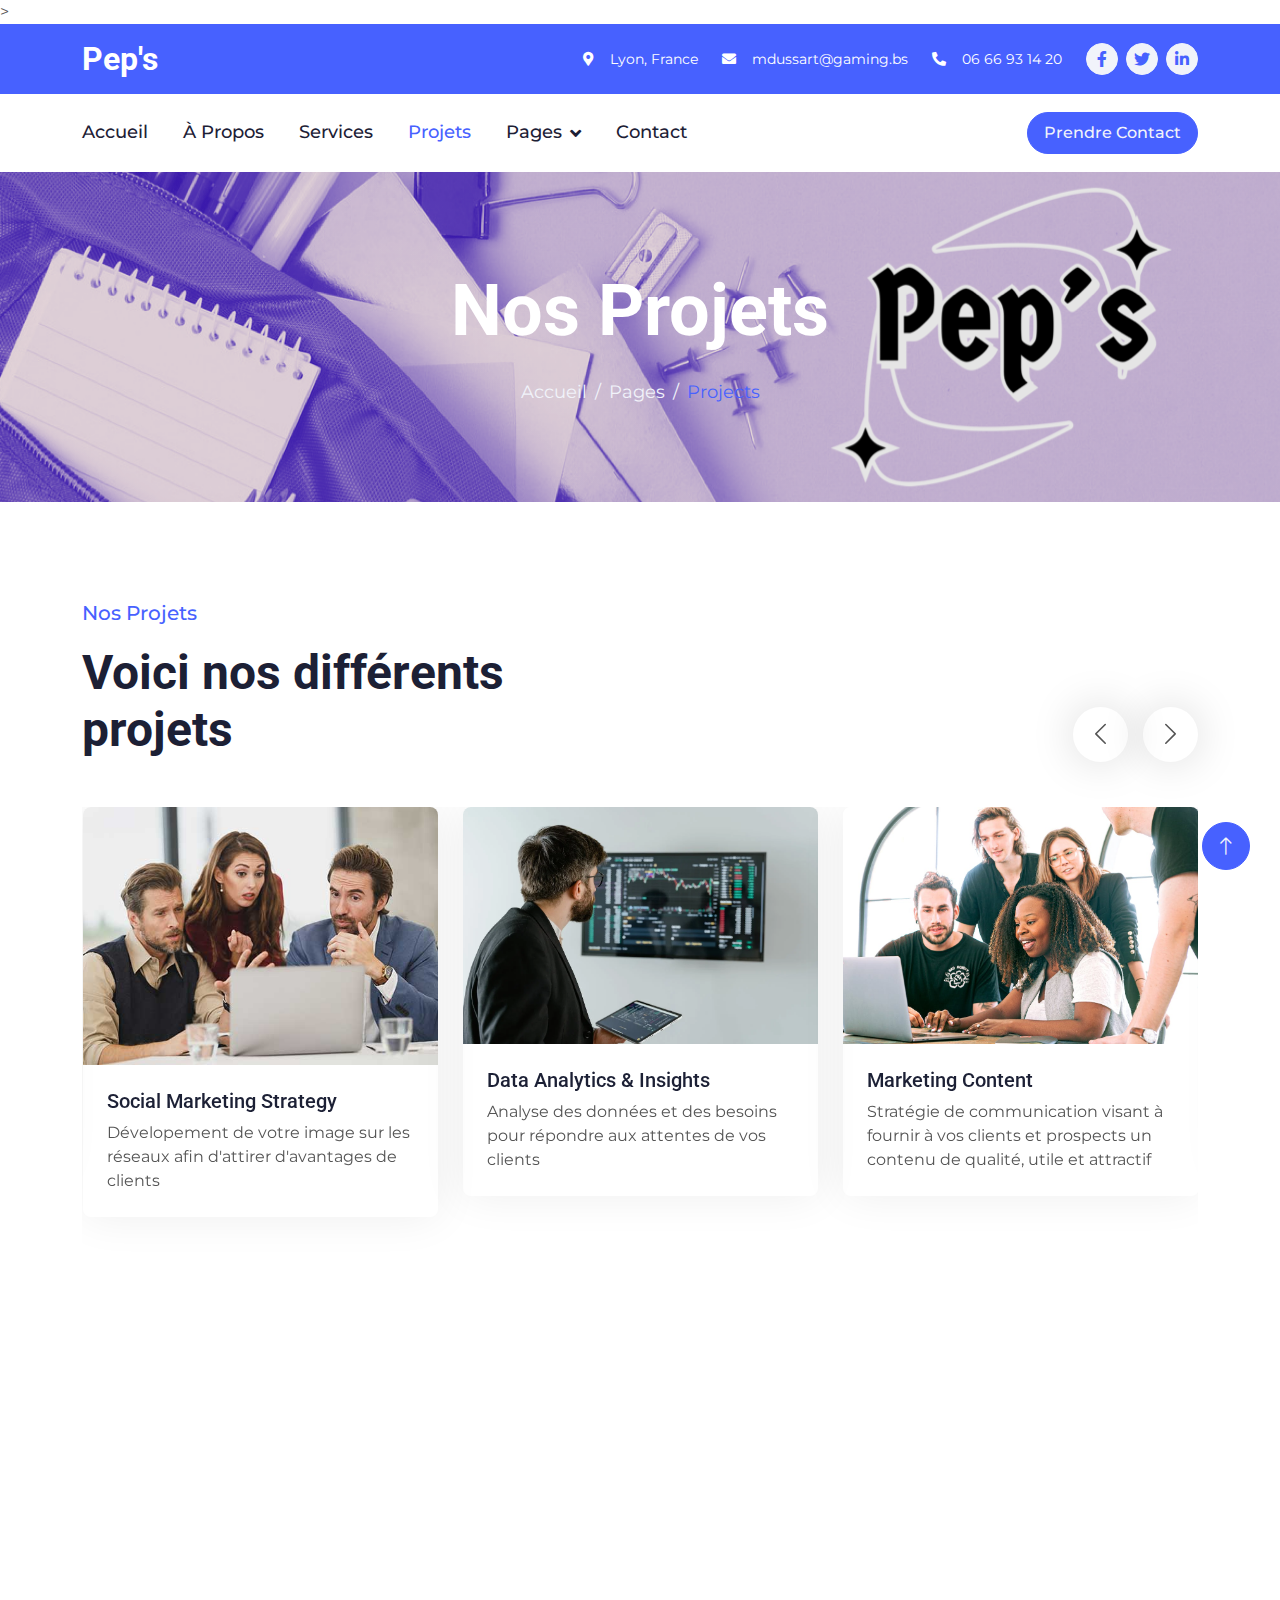
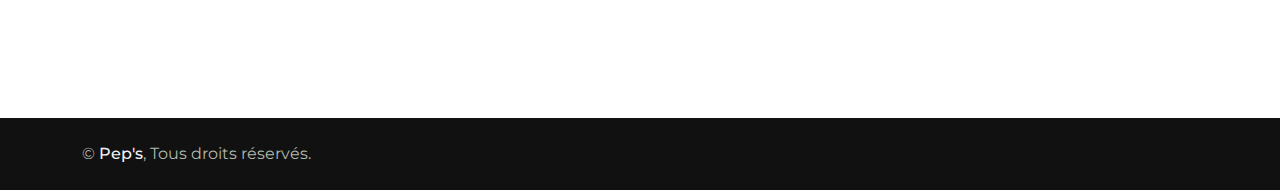
<file: project.html>
<!DOCTYPE html>
<html lang="en">

<head>
    <meta charset="utf-8">
    <title>Pep's - Social Media Agence</title>
    <meta content="width=device-width, initial-scale=1.0" name="viewport">
    <meta content="" name="keywords">
    <meta content="" name="description">

    <link href="img/favicon.ico" rel="icon">

    <link rel="preconnect" href="https://fonts.googleapis.com">
    <link rel="preconnect" href="https://fonts.gstatic.com" crossorigin>
    <link
        href="https://fonts.googleapis.com/css2?family=Montserrat:wght@400;500&family=Roboto:wght@500;700&display=swap"
        rel="stylesheet">


    <link href="https://cdnjs.cloudflare.com/ajax/libs/font-awesome/5.10.0/css/all.min.css" rel="stylesheet">
    <link href="https://cdn.jsdelivr.net/npm/bootstrap-icons@1.4.1/font/bootstrap-icons.css" rel="stylesheet">


    <link href="lib/animate/animate.min.css" rel="stylesheet">
    <link href="lib/owlcarousel/assets/owl.carousel.min.css" rel="stylesheet">
    <link href="lib/lightbox/css/lightbox.min.css" rel="stylesheet">


    <link href="css/bootstrap.min.css" rel="stylesheet">


    <link href="css/style.css" rel="stylesheet">
</head>

<body>
    <div id="spinner"
        class="show bg-white position-fixed translate-middle w-100 vh-100 top-50 start-50 d-flex align-items-center justify-content-center">
        <div class="spinner-border text-primary" role="status" style="width: 3rem; height: 3rem;"></div>
    </div>

>
    <div class="container-fluid bg-primary text-white d-none d-lg-flex">
        <div class="container py-3">
            <div class="d-flex align-items-center">
                <a href="index.html">
                    <h2 class="text-white fw-bold m-0">Pep's</h2>
                </a>
                <div class="ms-auto d-flex align-items-center">
                    <small class="ms-4"><i class="fa fa-map-marker-alt me-3"></i>Lyon, France</small>
                    <small class="ms-4"><i class="fa fa-envelope me-3"></i>mdussart@gaming.bs</small>
                    <small class="ms-4"><i class="fa fa-phone-alt me-3"></i>06 66 93 14 20</small>
                    <div class="ms-3 d-flex">
                        <a class="btn btn-sm-square btn-light text-primary rounded-circle ms-2" href=""><i
                                class="fab fa-facebook-f"></i></a>
                        <a class="btn btn-sm-square btn-light text-primary rounded-circle ms-2" href=""><i
                                class="fab fa-twitter"></i></a>
                        <a class="btn btn-sm-square btn-light text-primary rounded-circle ms-2" href=""><i
                                class="fab fa-linkedin-in"></i></a>
                    </div>
                </div>
            </div>
        </div>
    </div>


    <div class="container-fluid bg-white sticky-top">
        <div class="container">
            <nav class="navbar navbar-expand-lg bg-white navbar-light p-lg-0">
                <a href="index.html" class="navbar-brand d-lg-none">
                    <h1 class="fw-bold m-0">GrowMark</h1>
                </a>
                <button type="button" class="navbar-toggler me-0" data-bs-toggle="collapse"
                    data-bs-target="#navbarCollapse">
                    <span class="navbar-toggler-icon"></span>
                </button>
                <div class="collapse navbar-collapse" id="navbarCollapse">
                    <div class="navbar-nav">
                        <a href="index.html" class="nav-item nav-link">Accueil</a>
                        <a href="about.html" class="nav-item nav-link">À Propos</a>
                        <a href="service.html" class="nav-item nav-link">Services</a>
                        <a href="project.html" class="nav-item nav-link active">Projets</a>
                        <div class="nav-item dropdown">
                            <a href="#" class="nav-link dropdown-toggle" data-bs-toggle="dropdown">Pages</a>
                            <div class="dropdown-menu bg-light rounded-0 rounded-bottom m-0">
                                <a href="feature.html" class="dropdown-item">Avantages</a>
                                <a href="team.html" class="dropdown-item">Notre Equipe</a>
                                <a href="testimonial.html" class="dropdown-item">Témoignages</a>
                                <a href="quote.html" class="dropdown-item">Prendre Contact</a>
                            </div>
                        </div>
                        <a href="contact.html" class="nav-item nav-link">Contact</a>
                    </div>
                    <div class="ms-auto d-none d-lg-block">
                        <a href="" class="btn btn-primary rounded-pill py-2 px-3">Prendre Contact</a>
                    </div>
                </div>
            </nav>
        </div>
    </div>


    <div class="container-fluid page-header py-5 mb-5 wow fadeIn" data-wow-delay="0.1s">
        <div class="container text-center py-5">
            <h1 class="display-2 text-white mb-4 animated slideInDown">Nos Projets</h1>
            <nav aria-label="breadcrumb animated slideInDown">
                <ol class="breadcrumb justify-content-center mb-0">
                    <li class="breadcrumb-item"><a href="#">Accueil</a></li>
                    <li class="breadcrumb-item"><a href="#">Pages</a></li>
                    <li class="breadcrumb-item text-primary" aria-current="page">Projects</li>
                </ol>
            </nav>
        </div>
    </div>


    <div class="container-xxl pt-5">
        <div class="container">
            <div class="text-center text-md-start pb-5 pb-md-0 wow fadeInUp" data-wow-delay="0.1s"
                style="max-width: 500px;">
                <p class="fs-5 fw-medium text-primary">Nos Projets</p>
                <h1 class="display-5 mb-5">Voici nos différents projets</h1>
            </div>
            <div class="owl-carousel project-carousel wow fadeInUp" data-wow-delay="0.1s">
                <div class="project-item mb-5">
                    <div class="position-relative">
                        <img class="img-fluid" src="img/project-1.jpg" alt="">
                        <div class="project-overlay">
                            <a class="btn btn-lg-square btn-light rounded-circle m-1" href="img/project-1.jpg"
                                data-lightbox="project"><i class="fa fa-eye"></i></a>
                            <a class="btn btn-lg-square btn-light rounded-circle m-1" href=""><i
                                    class="fa fa-link"></i></a>
                        </div>
                    </div>
                    <div class="p-4">
                        <a class="d-block h5" href="">Data Analytics & Insights</a>
                        <span>Analyse des données et des besoins pour répondre aux attentes de vos clients</span>
                    </div>
                </div>
                <div class="project-item mb-5">
                    <div class="position-relative">
                        <img class="img-fluid" src="img/project-2.jpg" alt="">
                        <div class="project-overlay">
                            <a class="btn btn-lg-square btn-light rounded-circle m-1" href="img/project-2.jpg"
                                data-lightbox="project"><i class="fa fa-eye"></i></a>
                            <a class="btn btn-lg-square btn-light rounded-circle m-1" href=""><i
                                    class="fa fa-link"></i></a>
                        </div>
                    </div>
                    <div class="p-4">
                        <a class="d-block h5" href="">Marketing Content</a>
                        <span>Stratégie de communication visant à fournir à vos clients et prospects un contenu de qualité, utile et attractif</span>
                    </div>
                </div>
                <div class="project-item mb-5">
                    <div class="position-relative">
                        <img class="img-fluid" src="img/project-3.jpg" alt="">
                        <div class="project-overlay">
                            <a class="btn btn-lg-square btn-light rounded-circle m-1" href="img/project-3.jpg"
                                data-lightbox="project"><i class="fa fa-eye"></i></a>
                            <a class="btn btn-lg-square btn-light rounded-circle m-1" href=""><i
                                    class="fa fa-link"></i></a>
                        </div>
                    </div>
                    <div class="p-4">
                        <a class="d-block h5" href="">Business Target Market</a>
                        <span>Définir votre clientèle afin de développer du contenus approprié</span>
                    </div>
                </div>
                <div class="project-item mb-5">
                    <div class="position-relative">
                        <img class="img-fluid" src="img/project-4.jpg" alt="">
                        <div class="project-overlay">
                            <a class="btn btn-lg-square btn-light rounded-circle m-1" href="img/project-4.jpg"
                                data-lightbox="project"><i class="fa fa-eye"></i></a>
                            <a class="btn btn-lg-square btn-light rounded-circle m-1" href=""><i
                                    class="fa fa-link"></i></a>
                        </div>
                    </div>
                    <div class="p-4">
                        <a class="d-block h5" href="">Social Marketing Strategy</a>
                        <span>Dévelopement de votre image sur les réseaux afin d'attirer d'avantages de clients</span>
                    </div>
                </div>
            </div>
        </div>
    </div>



    <div class="container-fluid bg-dark footer mt-5 py-5 wow fadeIn" data-wow-delay="0.1s">
        <div class="container py-5">
            <div class="row g-5">
                <div class="col-lg-3 col-md-6">
                    <h4 class="text-white mb-4">Notre Agence</h4>
                    <p class="mb-2"><i class="fa fa-map-marker-alt me-3"></i>Lyon, France</p>
                    <p class="mb-2"><i class="fa fa-phone-alt me-3"></i>06 66 93 14 20</p>
                    <p class="mb-2"><i class="fa fa-envelope me-3"></i>mdussart@gaming.bs</p>
                    <div class="d-flex pt-3">
                        <a class="btn btn-square btn-light rounded-circle me-2" href=""><i
                                class="fab fa-twitter"></i></a>
                        <a class="btn btn-square btn-light rounded-circle me-2" href=""><i
                                class="fab fa-facebook-f"></i></a>
                        <a class="btn btn-square btn-light rounded-circle me-2" href=""><i
                                class="fab fa-youtube"></i></a>
                        <a class="btn btn-square btn-light rounded-circle me-2" href=""><i
                                class="fab fa-linkedin-in"></i></a>
                    </div>
                </div>
                <div class="col-lg-3 col-md-6">
                    <h4 class="text-white mb-4">Liens Rapides</h4>
                    <a class="btn btn-link" href="">À Propos</a>
                    <a class="btn btn-link" href="">Nous contacter</a>
                    <a class="btn btn-link" href="">Nos Services</a>
                    <a class="btn btn-link" href="">Termes et Conditions</a>
                    <a class="btn btn-link" href="">Support</a>
                </div>

                <div class="col-lg-3 col-md-6">
                    <h4 class="text-white mb-4">Newsletter</h4>
                    <p>Suivez nos dernières actualités ici</p>
                    <div class="position-relative w-100">
                        <input class="form-control bg-transparent w-100 py-3 ps-4 pe-5" type="text"
                            placeholder="Your email">
                        <button type="button"
                            class="btn btn-light py-2 position-absolute top-0 end-0 mt-2 me-2">S'inscrir</button>
                    </div>
                </div>
            </div>
        </div>
    </div>


    <div class="container-fluid copyright py-4">
        <div class="container">
            <div class="row">
                <div class="col-md-6 text-center text-md-start mb-3 mb-md-0">
                    &copy; <a class="fw-medium text-light" href="#">Pep's</a>, Tous droits réservés.
                </div>
            </div>
        </div>
    </div>


    <a href="#" class="btn btn-lg btn-primary btn-lg-square rounded-circle back-to-top"><i
            class="bi bi-arrow-up"></i></a>


    <script src="https://ajax.googleapis.com/ajax/libs/jquery/3.6.1/jquery.min.js"></script>
    <script src="https://cdn.jsdelivr.net/npm/bootstrap@5.0.0/dist/js/bootstrap.bundle.min.js"></script>
    <script src="lib/wow/wow.min.js"></script>
    <script src="lib/easing/easing.min.js"></script>
    <script src="lib/waypoints/waypoints.min.js"></script>
    <script src="lib/owlcarousel/owl.carousel.min.js"></script>
    <script src="lib/lightbox/js/lightbox.min.js"></script>

    <script src="js/main.js"></script>
</body>

</html>
</file>
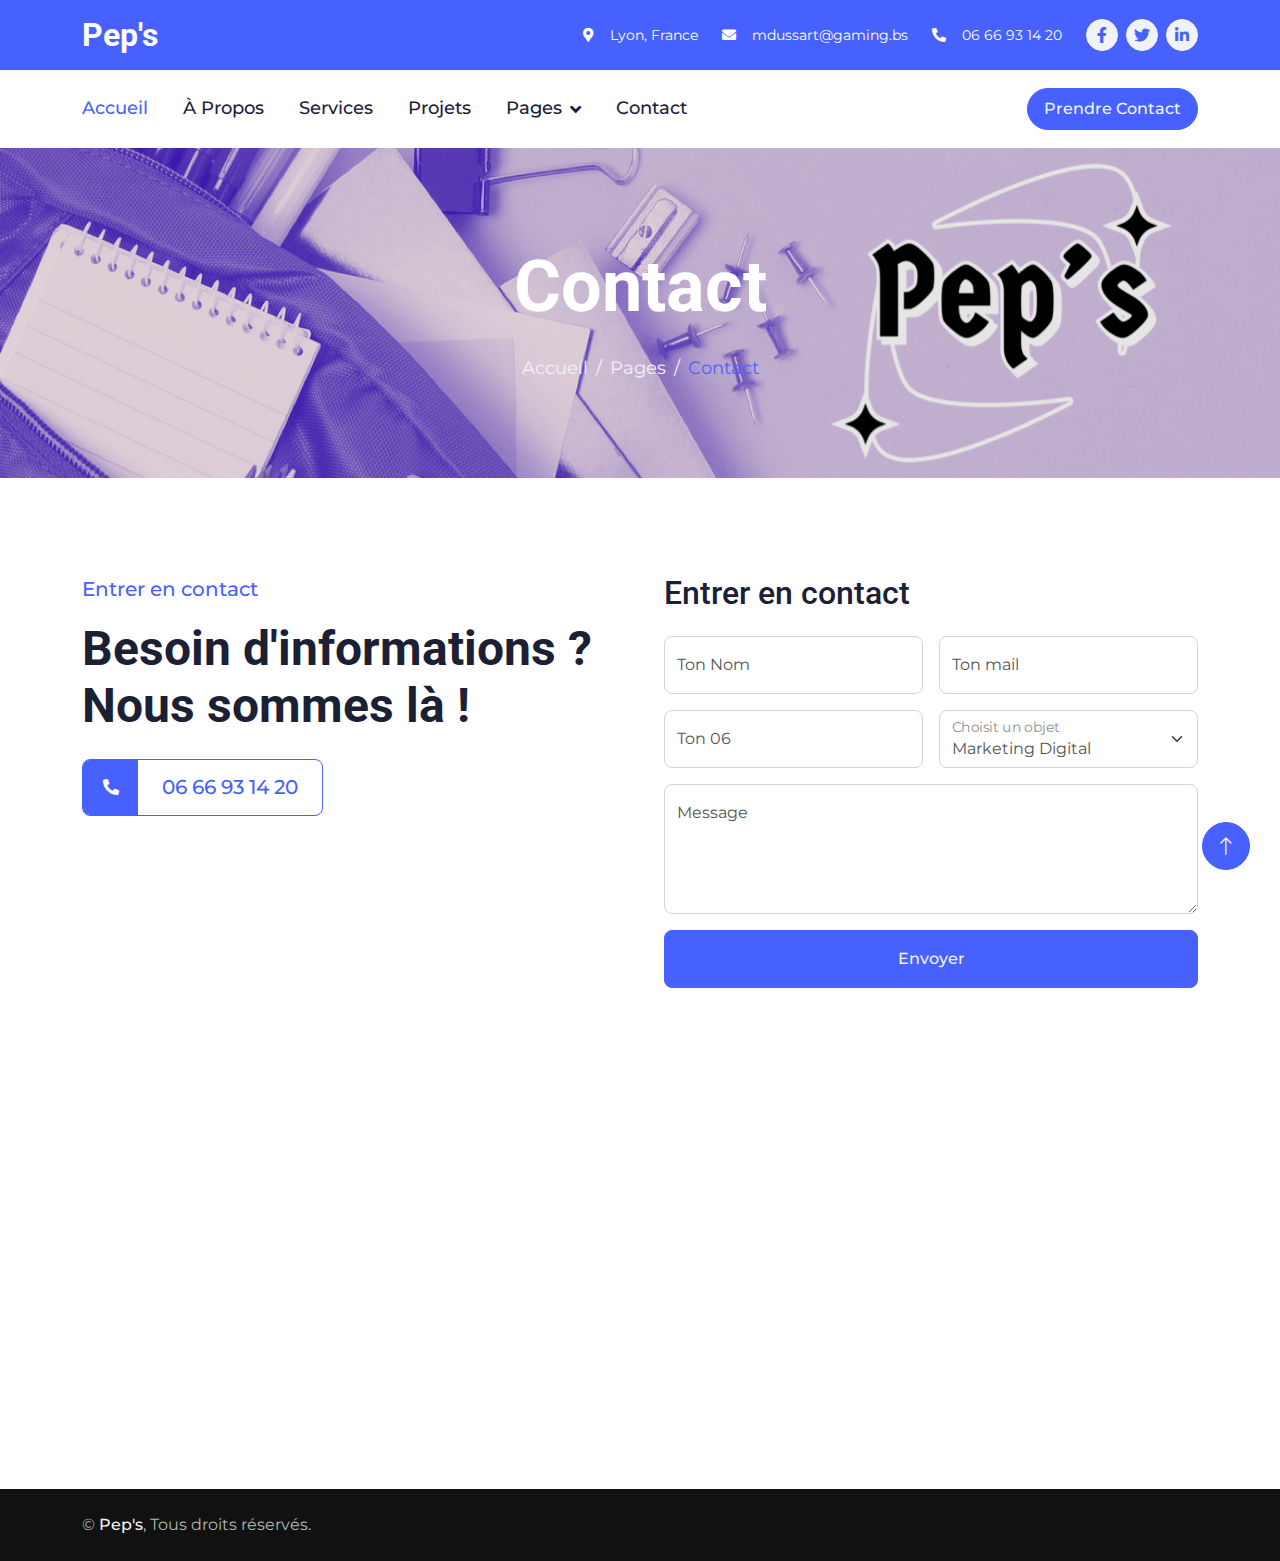
<file: quote.html>
<!DOCTYPE html>
<html lang="en">

<head>
    <meta charset="utf-8">
    <title>GrowMark - Digital Marketing HTML Template</title>
    <meta content="width=device-width, initial-scale=1.0" name="viewport">
    <meta content="" name="keywords">
    <meta content="" name="description">

    <link href="img/favicon.ico" rel="icon">


    <link rel="preconnect" href="https://fonts.googleapis.com">
    <link rel="preconnect" href="https://fonts.gstatic.com" crossorigin>
    <link
        href="https://fonts.googleapis.com/css2?family=Montserrat:wght@400;500&family=Roboto:wght@500;700&display=swap"
        rel="stylesheet">


    <link href="https://cdnjs.cloudflare.com/ajax/libs/font-awesome/5.10.0/css/all.min.css" rel="stylesheet">
    <link href="https://cdn.jsdelivr.net/npm/bootstrap-icons@1.4.1/font/bootstrap-icons.css" rel="stylesheet">


    <link href="lib/animate/animate.min.css" rel="stylesheet">
    <link href="lib/owlcarousel/assets/owl.carousel.min.css" rel="stylesheet">
    <link href="lib/lightbox/css/lightbox.min.css" rel="stylesheet">


    <link href="css/bootstrap.min.css" rel="stylesheet">


    <link href="css/style.css" rel="stylesheet">
</head>

<body>

    <div id="spinner"
        class="show bg-white position-fixed translate-middle w-100 vh-100 top-50 start-50 d-flex align-items-center justify-content-center">
        <div class="spinner-border text-primary" role="status" style="width: 3rem; height: 3rem;"></div>
    </div>




    <div class="container-fluid bg-primary text-white d-none d-lg-flex">
        <div class="container py-3">
            <div class="d-flex align-items-center">
                <a href="index.html">
                    <h2 class="text-white fw-bold m-0">Pep's</h2>
                </a>
                <div class="ms-auto d-flex align-items-center">
                    <small class="ms-4"><i class="fa fa-map-marker-alt me-3"></i>Lyon, France</small>
                    <small class="ms-4"><i class="fa fa-envelope me-3"></i>mdussart@gaming.bs</small>
                    <small class="ms-4"><i class="fa fa-phone-alt me-3"></i>06 66 93 14 20</small>
                    <div class="ms-3 d-flex">
                        <a class="btn btn-sm-square btn-light text-primary rounded-circle ms-2" href=""><i
                                class="fab fa-facebook-f"></i></a>
                        <a class="btn btn-sm-square btn-light text-primary rounded-circle ms-2" href=""><i
                                class="fab fa-twitter"></i></a>
                        <a class="btn btn-sm-square btn-light text-primary rounded-circle ms-2" href=""><i
                                class="fab fa-linkedin-in"></i></a>
                    </div>
                </div>
            </div>
        </div>
    </div>


    <div class="container-fluid bg-white sticky-top">
        <div class="container">
            <nav class="navbar navbar-expand-lg bg-white navbar-light p-lg-0">
                <a href="index.html" class="navbar-brand d-lg-none">
                    <h1 class="fw-bold m-0">Pep's</h1>
                </a>
                <button type="button" class="navbar-toggler me-0" data-bs-toggle="collapse"
                    data-bs-target="#navbarCollapse">
                    <span class="navbar-toggler-icon"></span>
                </button>
                <div class="collapse navbar-collapse" id="navbarCollapse">
                    <div class="navbar-nav">
                        <a href="index.html" class="nav-item nav-link active">Accueil</a>
                        <a href="about.html" class="nav-item nav-link">À Propos</a>
                        <a href="service.html" class="nav-item nav-link">Services</a>
                        <a href="project.html" class="nav-item nav-link">Projets</a>
                        <div class="nav-item dropdown">
                            <a href="#" class="nav-link dropdown-toggle" data-bs-toggle="dropdown">Pages</a>
                            <div class="dropdown-menu bg-light rounded-0 rounded-bottom m-0">
                                <a href="feature.html" class="dropdown-item">Avantages</a>
                                <a href="team.html" class="dropdown-item">Notre Equipe</a>
                                <a href="testimonial.html" class="dropdown-item">Témoignages</a>
                                <a href="quote.html" class="dropdown-item">Prendre Contact</a>
                            </div>
                        </div>
                        <a href="contact.html" class="nav-item nav-link">Contact</a>
                    </div>
                    <div class="ms-auto d-none d-lg-block">
                        <a href="" class="btn btn-primary rounded-pill py-2 px-3">Prendre Contact</a>
                    </div>
                </div>
            </nav>
        </div>
    </div>



    <div class="container-fluid page-header py-5 mb-5 wow fadeIn" data-wow-delay="0.1s">
        <div class="container text-center py-5">
            <h1 class="display-2 text-white mb-4 animated slideInDown">Contact</h1>
            <nav aria-label="breadcrumb animated slideInDown">
                <ol class="breadcrumb justify-content-center mb-0">
                    <li class="breadcrumb-item"><a href="#">Accueil</a></li>
                    <li class="breadcrumb-item"><a href="#">Pages</a></li>
                    <li class="breadcrumb-item text-primary" aria-current="page">Contact</li>
                </ol>
            </nav>
        </div>
    </div>




    <div class="container-xxl py-5">
        <div class="container">
            <div class="row g-5">
                <div class="col-lg-6 wow fadeInUp" data-wow-delay="0.1s">
                    <p class="fs-5 fw-medium text-primary">Entrer en contact</p>
                    <h1 class="display-5 mb-4">Besoin d'informations ? Nous sommes là !</h1>
                    
                    <a class="d-inline-flex align-items-center rounded overflow-hidden border border-primary" href="">
                        <span class="btn-lg-square bg-primary" style="width: 55px; height: 55px;">
                            <i class="fa fa-phone-alt text-white"></i>
                        </span>
                        <span class="fs-5 fw-medium mx-4">06 66 93 14 20</span>
                    </a>
                </div>
                <div class="col-lg-6 wow fadeInUp" data-wow-delay="0.5s">
                    <h2 class="mb-4">Entrer en contact</h2>
                    <div class="row g-3">
                        <div class="col-sm-6">
                            <div class="form-floating">
                                <input type="text" class="form-control" id="name" placeholder="Your Name">
                                <label for="name">Ton Nom</label>
                            </div>
                        </div>
                        <div class="col-sm-6">
                            <div class="form-floating">
                                <input type="email" class="form-control" id="mail" placeholder="Your Email">
                                <label for="mail">Ton mail</label>
                            </div>
                        </div>
                        <div class="col-sm-6">
                            <div class="form-floating">
                                <input type="text" class="form-control" id="mobile" placeholder="Your Mobile">
                                <label for="mobile">Ton 06</label>
                            </div>
                        </div>
                        <div class="col-sm-6">
                            <div class="form-floating">
                                <select class="form-select" id="service">
                                    <option selected>Marketing Digital</option>
                                    <option value="">Social Marketing</option>
                                    <option value="">Content Marketing</option>
                                    <option value="">E-mail Marketing</option>
                                    <option value="">Autre</option>
                                </select>
                                <label for="service">Choisit un objet</label>
                            </div>
                        </div>
                        <div class="col-12">
                            <div class="form-floating">
                                <textarea class="form-control" placeholder="Leave a message here" id="message"
                                    style="height: 130px"></textarea>
                                <label for="message">Message</label>
                            </div>
                        </div>
                        <div class="col-12 text-center">
                            <button class="btn btn-primary w-100 py-3" type="submit">Envoyer</button>
                        </div>
                    </div>
                </div>
            </div>
        </div>
    </div>


    <div class="container-fluid bg-dark footer mt-5 py-5 wow fadeIn" data-wow-delay="0.1s">
        <div class="container py-5">
            <div class="row g-5">
                <div class="col-lg-3 col-md-6">
                    <h4 class="text-white mb-4">Notre Agence</h4>
                    <p class="mb-2"><i class="fa fa-map-marker-alt me-3"></i>Lyon, France</p>
                    <p class="mb-2"><i class="fa fa-phone-alt me-3"></i>06 66 93 14 20</p>
                    <p class="mb-2"><i class="fa fa-envelope me-3"></i>mdussart@gaming.bs</p>
                    <div class="d-flex pt-3">
                        <a class="btn btn-square btn-light rounded-circle me-2" href=""><i
                                class="fab fa-twitter"></i></a>
                        <a class="btn btn-square btn-light rounded-circle me-2" href=""><i
                                class="fab fa-facebook-f"></i></a>
                        <a class="btn btn-square btn-light rounded-circle me-2" href=""><i
                                class="fab fa-youtube"></i></a>
                        <a class="btn btn-square btn-light rounded-circle me-2" href=""><i
                                class="fab fa-linkedin-in"></i></a>
                    </div>
                </div>
                <div class="col-lg-3 col-md-6">
                    <h4 class="text-white mb-4">Liens Rapides</h4>
                    <a class="btn btn-link" href="">À Propos</a>
                    <a class="btn btn-link" href="">Nous contacter</a>
                    <a class="btn btn-link" href="">Nos Services</a>
                    <a class="btn btn-link" href="">Termes et Conditions</a>
                    <a class="btn btn-link" href="">Support</a>
                </div>

                <div class="col-lg-3 col-md-6">
                    <h4 class="text-white mb-4">Newsletter</h4>
                    <p>Suivez nos dernières actualités ici</p>
                    <div class="position-relative w-100">
                        <input class="form-control bg-transparent w-100 py-3 ps-4 pe-5" type="text"
                            placeholder="Mail">
                        <button type="button"
                            class="btn btn-light py-2 position-absolute top-0 end-0 mt-2 me-2">S'inscrire</button>
                    </div>
                </div>
            </div>
        </div>
    </div>




    <div class="container-fluid copyright py-4">
        <div class="container">
            <div class="row">
                <div class="col-md-6 text-center text-md-start mb-3 mb-md-0">
                    &copy; <a class="fw-medium text-light" href="#">Pep's</a>, Tous droits réservés.
                </div>
            </div>
        </div>
    </div>



    <a href="#" class="btn btn-lg btn-primary btn-lg-square rounded-circle back-to-top"><i
            class="bi bi-arrow-up"></i></a>


    <script src="https://ajax.googleapis.com/ajax/libs/jquery/3.6.1/jquery.min.js"></script>
    <script src="https://cdn.jsdelivr.net/npm/bootstrap@5.0.0/dist/js/bootstrap.bundle.min.js"></script>
    <script src="lib/wow/wow.min.js"></script>
    <script src="lib/easing/easing.min.js"></script>
    <script src="lib/waypoints/waypoints.min.js"></script>
    <script src="lib/owlcarousel/owl.carousel.min.js"></script>
    <script src="lib/lightbox/js/lightbox.min.js"></script>

    <script src="js/main.js"></script>
</body>

</html>
</file>
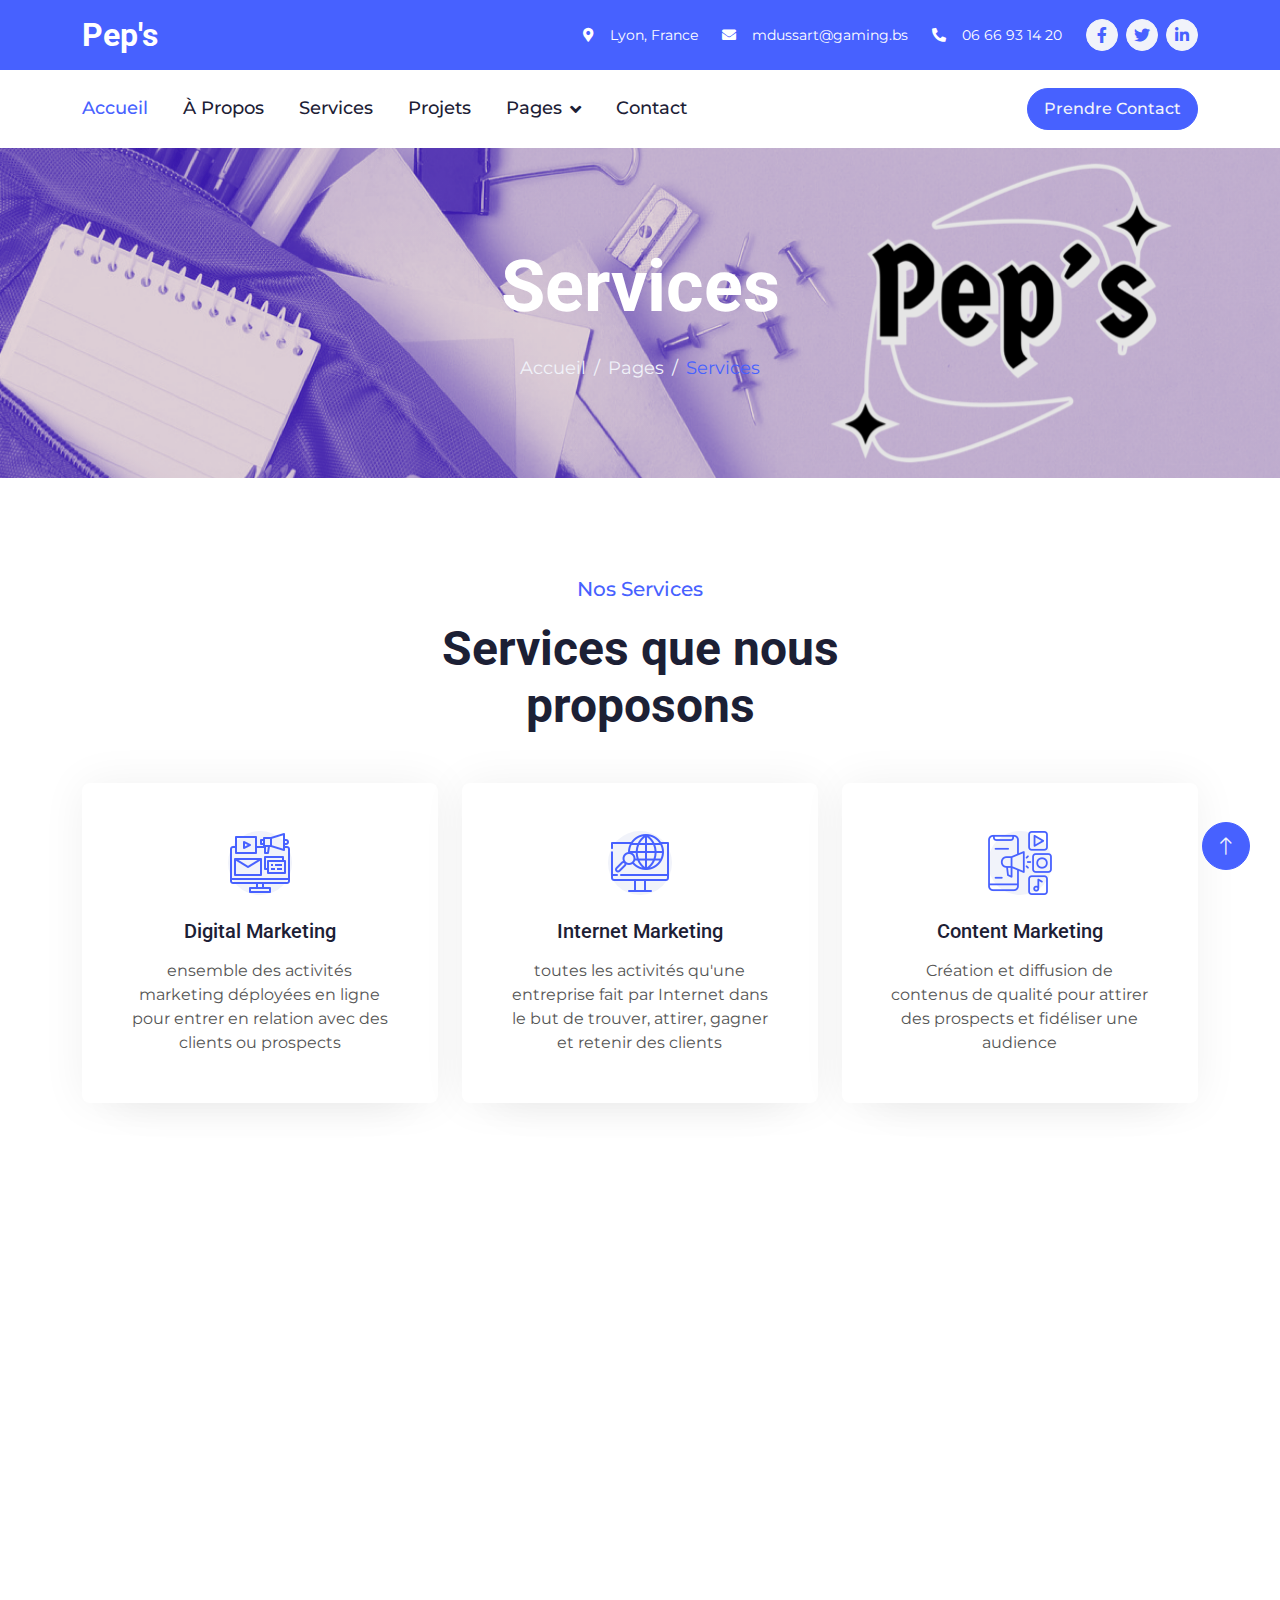
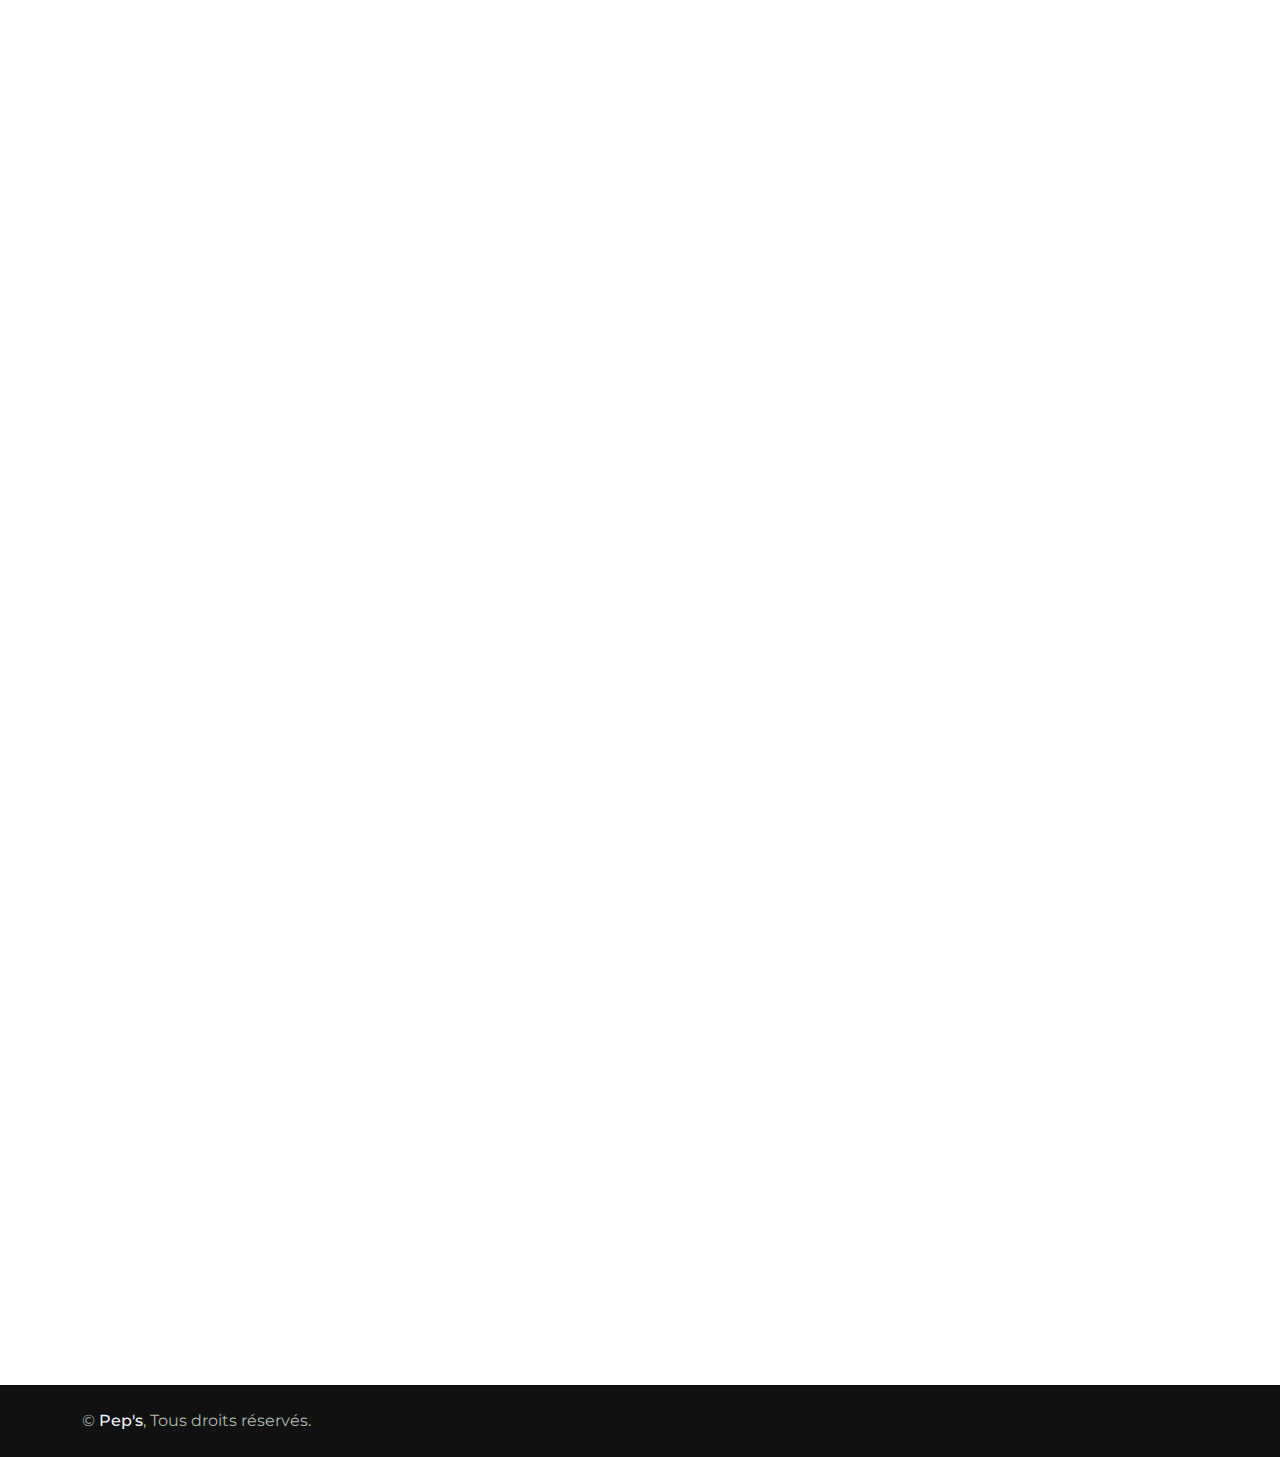
<file: service.html>
<!DOCTYPE html>
<html lang="en">

<head>
    <meta charset="utf-8">
    <title>Pep's - Social Media Agence</title>
    <meta content="width=device-width, initial-scale=1.0" name="viewport">
    <meta content="" name="keywords">
    <meta content="" name="description">


    <link href="img/favicon.ico" rel="icon">


    <link rel="preconnect" href="https://fonts.googleapis.com">
    <link rel="preconnect" href="https://fonts.gstatic.com" crossorigin>
    <link
        href="https://fonts.googleapis.com/css2?family=Montserrat:wght@400;500&family=Roboto:wght@500;700&display=swap"
        rel="stylesheet">


    <link href="https://cdnjs.cloudflare.com/ajax/libs/font-awesome/5.10.0/css/all.min.css" rel="stylesheet">
    <link href="https://cdn.jsdelivr.net/npm/bootstrap-icons@1.4.1/font/bootstrap-icons.css" rel="stylesheet">


    <link href="lib/animate/animate.min.css" rel="stylesheet">
    <link href="lib/owlcarousel/assets/owl.carousel.min.css" rel="stylesheet">
    <link href="lib/lightbox/css/lightbox.min.css" rel="stylesheet">


    <link href="css/bootstrap.min.css" rel="stylesheet">


    <link href="css/style.css" rel="stylesheet">
</head>

<body>

    <div id="spinner"
        class="show bg-white position-fixed translate-middle w-100 vh-100 top-50 start-50 d-flex align-items-center justify-content-center">
        <div class="spinner-border text-primary" role="status" style="width: 3rem; height: 3rem;"></div>
    </div>




    <div class="container-fluid bg-primary text-white d-none d-lg-flex">
        <div class="container py-3">
            <div class="d-flex align-items-center">
                <a href="index.html">
                    <h2 class="text-white fw-bold m-0">Pep's</h2>
                </a>
                <div class="ms-auto d-flex align-items-center">
                    <small class="ms-4"><i class="fa fa-map-marker-alt me-3"></i>Lyon, France</small>
                    <small class="ms-4"><i class="fa fa-envelope me-3"></i>mdussart@gaming.bs</small>
                    <small class="ms-4"><i class="fa fa-phone-alt me-3"></i>06 66 93 14 20</small>
                    <div class="ms-3 d-flex">
                        <a class="btn btn-sm-square btn-light text-primary rounded-circle ms-2" href=""><i
                                class="fab fa-facebook-f"></i></a>
                        <a class="btn btn-sm-square btn-light text-primary rounded-circle ms-2" href=""><i
                                class="fab fa-twitter"></i></a>
                        <a class="btn btn-sm-square btn-light text-primary rounded-circle ms-2" href=""><i
                                class="fab fa-linkedin-in"></i></a>
                    </div>
                </div>
            </div>
        </div>
    </div>




    <div class="container-fluid bg-white sticky-top">
        <div class="container">
            <nav class="navbar navbar-expand-lg bg-white navbar-light p-lg-0">
                <a href="index.html" class="navbar-brand d-lg-none">
                    <h1 class="fw-bold m-0">Pep's</h1>
                </a>
                <button type="button" class="navbar-toggler me-0" data-bs-toggle="collapse"
                    data-bs-target="#navbarCollapse">
                    <span class="navbar-toggler-icon"></span>
                </button>
                <div class="collapse navbar-collapse" id="navbarCollapse">
                    <div class="navbar-nav">
                        <a href="index.html" class="nav-item nav-link active">Accueil</a>
                        <a href="about.html" class="nav-item nav-link">À Propos</a>
                        <a href="service.html" class="nav-item nav-link">Services</a>
                        <a href="project.html" class="nav-item nav-link">Projets</a>
                        <div class="nav-item dropdown">
                            <a href="#" class="nav-link dropdown-toggle" data-bs-toggle="dropdown">Pages</a>
                            <div class="dropdown-menu bg-light rounded-0 rounded-bottom m-0">
                                <a href="feature.html" class="dropdown-item">Avantages</a>
                                <a href="team.html" class="dropdown-item">Notre Equipe</a>
                                <a href="testimonial.html" class="dropdown-item">Témoignages</a>
                                <a href="quote.html" class="dropdown-item">Prendre Contact</a>
                            </div>
                        </div>
                        <a href="contact.html" class="nav-item nav-link">Contact</a>
                    </div>
                    <div class="ms-auto d-none d-lg-block">
                        <a href="" class="btn btn-primary rounded-pill py-2 px-3">Prendre Contact</a>
                    </div>
                </div>
            </nav>
        </div>
    </div>



    <div class="container-fluid page-header py-5 mb-5 wow fadeIn" data-wow-delay="0.1s">
        <div class="container text-center py-5">
            <h1 class="display-2 text-white mb-4 animated slideInDown">Services</h1>
            <nav aria-label="breadcrumb animated slideInDown">
                <ol class="breadcrumb justify-content-center mb-0">
                    <li class="breadcrumb-item"><a href="#">Accueil</a></li>
                    <li class="breadcrumb-item"><a href="#">Pages</a></li>
                    <li class="breadcrumb-item text-primary" aria-current="page">Services</li>
                </ol>
            </nav>
        </div>
    </div>



    <div class="container-xxl py-5">
        <div class="container">
            <div class="text-center mx-auto wow fadeInUp" data-wow-delay="0.1s" style="max-width: 500px;">
                <p class="fs-5 fw-medium text-primary">Nos Services</p>
                <h1 class="display-5 mb-5">Services que nous proposons</h1>
            </div>
            <div class="row g-4">
                <div class="col-lg-4 col-md-6 wow fadeInUp" data-wow-delay="0.1s">
                    <div class="service-item position-relative h-100">
                        <div class="service-text rounded p-5">
                            <div class="btn-square bg-light rounded-circle mx-auto mb-4"
                                style="width: 64px; height: 64px;">
                                <img class="img-fluid" src="img/icon/icon-5.png" alt="Icon">
                            </div>
                            <h5 class="mb-3">Digital Marketing</h4>
                                <p class="mb-0">ensemble des activités marketing déployées en ligne pour entrer en relation avec des clients ou prospects</p>
                        </div>
                        <div class="service-btn rounded-0 rounded-bottom">
                            <a class="text-primary fw-medium" href="">En savoir plus<i
                                    class="bi bi-chevron-double-right ms-2"></i></a>
                        </div>
                    </div>
                </div>
                <div class="col-lg-4 col-md-6 wow fadeInUp" data-wow-delay="0.3s">
                    <div class="service-item position-relative h-100">
                        <div class="service-text rounded p-5">
                            <div class="btn-square bg-light rounded-circle mx-auto mb-4"
                                style="width: 64px; height: 64px;">
                                <img class="img-fluid" src="img/icon/icon-6.png" alt="Icon">
                            </div>
                            <h5 class="mb-3">Internet Marketing</h4>
                                <p class="mb-0">toutes les activités qu'une entreprise fait par Internet dans le but de trouver, attirer, gagner et retenir des clients</p>
                        </div>
                        <div class="service-btn rounded-0 rounded-bottom">
                            <a class="text-primary fw-medium" href="">En savoir plus<i
                                    class="bi bi-chevron-double-right ms-2"></i></a>
                        </div>
                    </div>
                </div>
                <div class="col-lg-4 col-md-6 wow fadeInUp" data-wow-delay="0.5s">
                    <div class="service-item position-relative h-100">
                        <div class="service-text rounded p-5">
                            <div class="btn-square bg-light rounded-circle mx-auto mb-4"
                                style="width: 64px; height: 64px;">
                                <img class="img-fluid" src="img/icon/icon-7.png" alt="Icon">
                            </div>
                            <h5 class="mb-3">Content Marketing</h4>
                                <p class="mb-0">Création et diffusion de contenus de qualité pour attirer des prospects et fidéliser une audience</p>
                        </div>
                        <div class="service-btn rounded-0 rounded-bottom">
                            <a class="text-primary fw-medium" href="">En savoir plus<i
                                    class="bi bi-chevron-double-right ms-2"></i></a>
                        </div>
                    </div>
                </div>
                <div class="col-lg-4 col-md-6 wow fadeInUp" data-wow-delay="0.1s">
                    <div class="service-item position-relative h-100">
                        <div class="service-text rounded p-5">
                            <div class="btn-square bg-light rounded-circle mx-auto mb-4"
                                style="width: 64px; height: 64px;">
                                <img class="img-fluid" src="img/icon/icon-8.png" alt="Icon">
                            </div>
                            <h5 class="mb-3">Social Marketing</h4>
                                <p class="mb-0"> Faire connaître la marque ou l’entreprise et, d’autre part, de gérer des conversations au sein d’une ou plusieurs communautés ciblées pour en faire des prospects puis des clients</p>
                        </div>
                        <div class="service-btn rounded-0 rounded-bottom">
                            <a class="text-primary fw-medium" href="">En savoir plus<i
                                    class="bi bi-chevron-double-right ms-2"></i></a>
                        </div>
                    </div>
                </div>
                <div class="col-lg-4 col-md-6 wow fadeInUp" data-wow-delay="0.3s">
                    <div class="service-item position-relative h-100">
                        <div class="service-text rounded p-5">
                            <div class="btn-square bg-light rounded-circle mx-auto mb-4"
                                style="width: 64px; height: 64px;">
                                <img class="img-fluid" src="img/icon/icon-9.png" alt="Icon">
                            </div>
                            <h5 class="mb-3">B2B Marketing</h4>
                                <p class="mb-0">pratique commerciale des entreprises qui consiste à vendre leurs produits ou services à des acheteurs potentiels</p>
                        </div>
                        <div class="service-btn rounded-0 rounded-bottom">
                            <a class="text-primary fw-medium" href="">En savoir plus<i
                                    class="bi bi-chevron-double-right ms-2"></i></a>
                        </div>
                    </div>
                </div>
                <div class="col-lg-4 col-md-6 wow fadeInUp" data-wow-delay="0.5s">
                    <div class="service-item position-relative h-100">
                        <div class="service-text rounded p-5">
                            <div class="btn-square bg-light rounded-circle mx-auto mb-4"
                                style="width: 64px; height: 64px;">
                                <img class="img-fluid" src="img/icon/icon-10.png" alt="Icon">
                            </div>
                            <h5 class="mb-3">E-mail Marketing</h4>
                                <p class="mb-0">techniques pour envoyer des emails à vos prospects et clients. Des campagnes d’emailing menées intelligemment convertissent vos prospects en clients et fidélisent également vos clients occasionnels</p>
                        </div>
                        <div class="service-btn rounded-0 rounded-bottom">
                            <a class="text-primary fw-medium" href="">En savoir plus<i
                                    class="bi bi-chevron-double-right ms-2"></i></a>
                        </div>
                    </div>
                </div>
            </div>
        </div>
    </div>



    <div class="container-xxl pt-5">
        <div class="container">
            <div class="text-center text-md-start pb-5 pb-md-0 wow fadeInUp" data-wow-delay="0.1s"
                style="max-width: 500px;">
                <p class="fs-5 fw-medium text-primary">Témoignages</p>
                <h1 class="display-5 mb-5">Ce que pensent nos clients!</h1>
            </div>
            <div class="owl-carousel testimonial-carousel wow fadeInUp" data-wow-delay="0.1s">
                <div class="testimonial-item rounded p-4 p-lg-5 mb-5">
                    <img class="mb-4" src="img/testimonial-1.jpg" alt="">
                    <p class="mb-4">Excellent service de marketing digital. Ils ont augmenté ma visibilité en ligne et mes ventes. Hautement recommandé!</p>
                    <h5>Jacques</h5>
                    <span class="text-primary">Gérant de l'Overcraft</span>
                </div>
                <div class="testimonial-item rounded p-4 p-lg-5 mb-5">
                    <img class="mb-4" src="img/testimonial-2.jpg" alt="">
                    <p class="mb-4">Je suis ravi des résultats obtenus grâce aux services de marketing digital de cette agence. Ils ont su répondre à mes besoins spécifiques et m'ont aidé à atteindre mes objectifs commerciaux en ligne. Je les recommande vivement!</p>
                    <h5>Valérie</h5>
                    <span class="text-primary">Directrice Quest Education Group</span>
                </div>
                <div class="testimonial-item rounded p-4 p-lg-5 mb-5">
                    <img class="mb-4" src="img/testimonial-3.jpg" alt="">
                    <p class="mb-4">Je suis impressionné par l'expertise et la réactivité de cette agence de marketing digital. Ils ont conçu une stratégie de marketing en ligne sur mesure pour mon entreprise et ont délivré des résultats tangibles en termes de croissance des ventes et de génération de leads. Je suis ravi de travailler avec eux et je les recommande fortement.</p>
                    <h5>Arthur</h5>
                    <span class="text-primary">Gérant du Loft Club</span>
                </div>
                <div class="testimonial-item rounded p-4 p-lg-5 mb-5">
                    <img class="mb-4" src="img/testimonial-4.jpg" alt="">
                    <p class="mb-4">J'ai été agréablement surpris par l'efficacité des services de marketing digital de cette agence. Ils ont su comprendre les besoins de mon entreprise et ont créé une stratégie de marketing en ligne qui a amélioré notre visibilité et nos ventes en peu de temps. Leur équipe est très professionnelle et compétente. Je les recommande vivement à tous ceux qui cherchent à améliorer leur présence en ligne.</p>
                    <h5>Matéo</h5>
                    <span class="text-primary">Patron de Yapluka</span>
                </div>
            </div>
        </div>
    </div>



    <div class="container-fluid bg-dark footer mt-5 py-5 wow fadeIn" data-wow-delay="0.1s">
        <div class="container py-5">
            <div class="row g-5">
                <div class="col-lg-3 col-md-6">
                    <h4 class="text-white mb-4">Notre Agence</h4>
                    <p class="mb-2"><i class="fa fa-map-marker-alt me-3"></i>Lyon, France</p>
                    <p class="mb-2"><i class="fa fa-phone-alt me-3"></i>06 66 93 14 20</p>
                    <p class="mb-2"><i class="fa fa-envelope me-3"></i>mdussart@gaming.bs</p>
                    <div class="d-flex pt-3">
                        <a class="btn btn-square btn-light rounded-circle me-2" href=""><i
                                class="fab fa-twitter"></i></a>
                        <a class="btn btn-square btn-light rounded-circle me-2" href=""><i
                                class="fab fa-facebook-f"></i></a>
                        <a class="btn btn-square btn-light rounded-circle me-2" href=""><i
                                class="fab fa-youtube"></i></a>
                        <a class="btn btn-square btn-light rounded-circle me-2" href=""><i
                                class="fab fa-linkedin-in"></i></a>
                    </div>
                </div>
                <div class="col-lg-3 col-md-6">
                    <h4 class="text-white mb-4">Liens Rapides</h4>
                    <a class="btn btn-link" href="">À Propos</a>
                    <a class="btn btn-link" href="">Nous contacter</a>
                    <a class="btn btn-link" href="">Nos Services</a>
                    <a class="btn btn-link" href="">Termes et Conditions</a>
                    <a class="btn btn-link" href="">Support</a>
                </div>

                <div class="col-lg-3 col-md-6">
                    <h4 class="text-white mb-4">Newsletter</h4>
                    <p>Suivez nos dernières actualités ici</p>
                    <div class="position-relative w-100">
                        <input class="form-control bg-transparent w-100 py-3 ps-4 pe-5" type="text"
                            placeholder="Mail">
                        <button type="button"
                            class="btn btn-light py-2 position-absolute top-0 end-0 mt-2 me-2">S'inscrire</button>
                    </div>
                </div>
            </div>
        </div>
    </div>




    <div class="container-fluid copyright py-4">
        <div class="container">
            <div class="row">
                <div class="col-md-6 text-center text-md-start mb-3 mb-md-0">
                    &copy; <a class="fw-medium text-light" href="#">Pep's</a>, Tous droits réservés.
                </div>
            </div>
        </div>
    </div>




    <a href="#" class="btn btn-lg btn-primary btn-lg-square rounded-circle back-to-top"><i
            class="bi bi-arrow-up"></i></a>



    <script src="https://ajax.googleapis.com/ajax/libs/jquery/3.6.1/jquery.min.js"></script>
    <script src="https://cdn.jsdelivr.net/npm/bootstrap@5.0.0/dist/js/bootstrap.bundle.min.js"></script>
    <script src="lib/wow/wow.min.js"></script>
    <script src="lib/easing/easing.min.js"></script>
    <script src="lib/waypoints/waypoints.min.js"></script>
    <script src="lib/owlcarousel/owl.carousel.min.js"></script>
    <script src="lib/lightbox/js/lightbox.min.js"></script>


    <script src="js/main.js"></script>
</body>

</html>
</file>
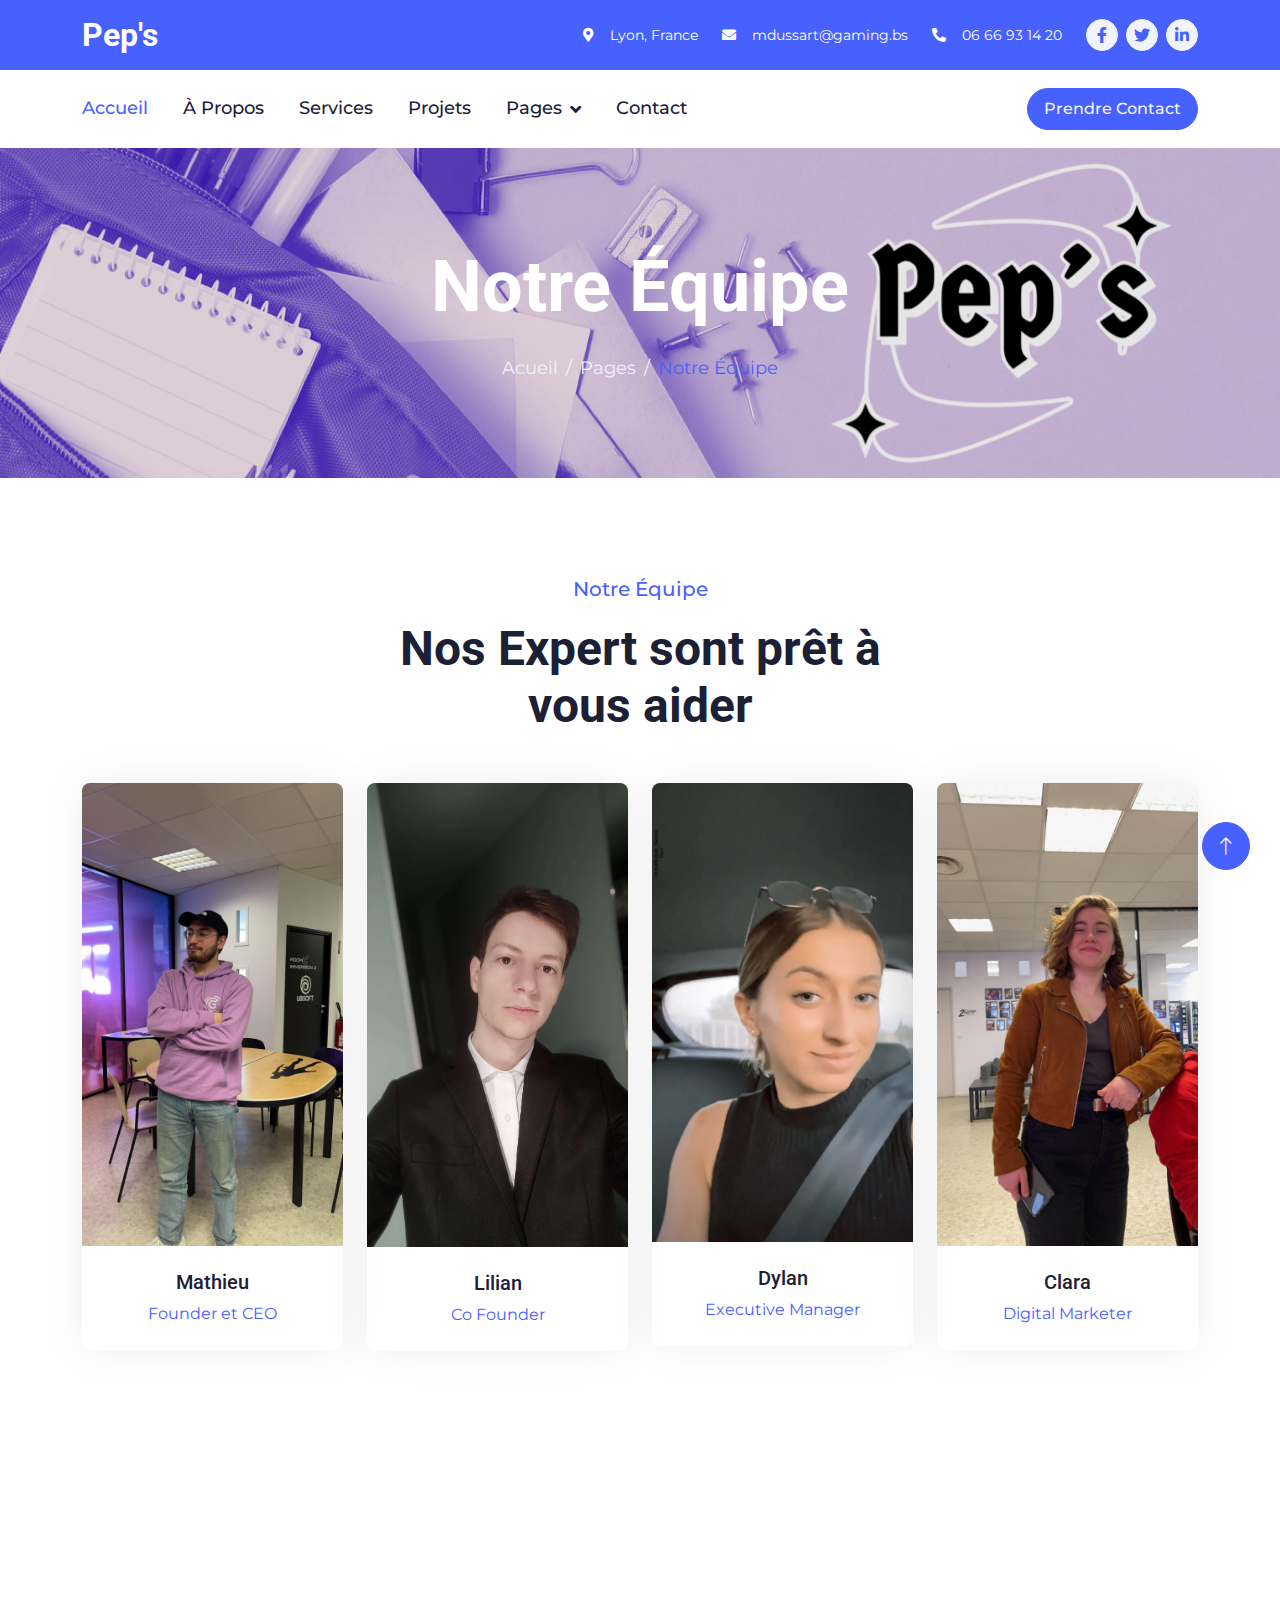
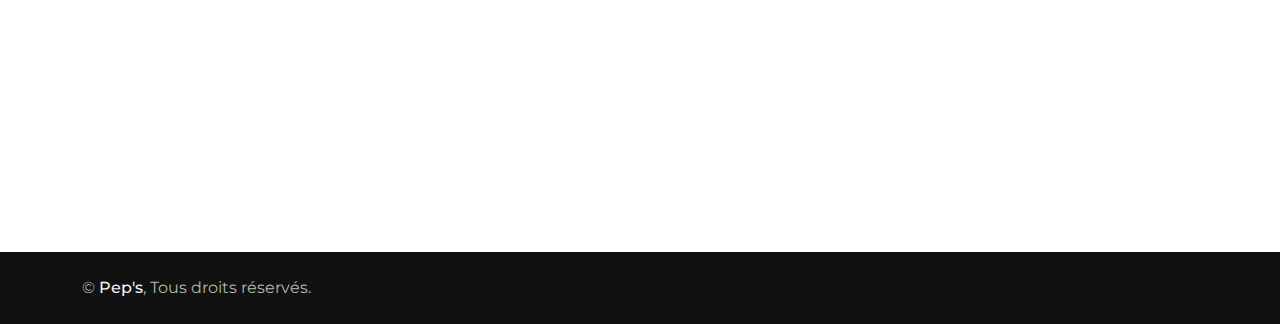
<file: team.html>
<!DOCTYPE html>
<html lang="en">

<head>
    <meta charset="utf-8">
    <title>Pep's - Social Media Agence</title>
    <meta content="width=device-width, initial-scale=1.0" name="viewport">
    <meta content="" name="keywords">
    <meta content="" name="description">


    <link href="img/favicon.ico" rel="icon">


    <link rel="preconnect" href="https://fonts.googleapis.com">
    <link rel="preconnect" href="https://fonts.gstatic.com" crossorigin>
    <link
        href="https://fonts.googleapis.com/css2?family=Montserrat:wght@400;500&family=Roboto:wght@500;700&display=swap"
        rel="stylesheet">


    <link href="https://cdnjs.cloudflare.com/ajax/libs/font-awesome/5.10.0/css/all.min.css" rel="stylesheet">
    <link href="https://cdn.jsdelivr.net/npm/bootstrap-icons@1.4.1/font/bootstrap-icons.css" rel="stylesheet">


    <link href="lib/animate/animate.min.css" rel="stylesheet">
    <link href="lib/owlcarousel/assets/owl.carousel.min.css" rel="stylesheet">
    <link href="lib/lightbox/css/lightbox.min.css" rel="stylesheet">


    <link href="css/bootstrap.min.css" rel="stylesheet">


    <link href="css/style.css" rel="stylesheet">
</head>

<body>

    <div id="spinner"
        class="show bg-white position-fixed translate-middle w-100 vh-100 top-50 start-50 d-flex align-items-center justify-content-center">
        <div class="spinner-border text-primary" role="status" style="width: 3rem; height: 3rem;"></div>
    </div>




    <div class="container-fluid bg-primary text-white d-none d-lg-flex">
        <div class="container py-3">
            <div class="d-flex align-items-center">
                <a href="index.html">
                    <h2 class="text-white fw-bold m-0">Pep's</h2>
                </a>
                <div class="ms-auto d-flex align-items-center">
                    <small class="ms-4"><i class="fa fa-map-marker-alt me-3"></i>Lyon, France</small>
                    <small class="ms-4"><i class="fa fa-envelope me-3"></i>mdussart@gaming.bs</small>
                    <small class="ms-4"><i class="fa fa-phone-alt me-3"></i>06 66 93 14 20</small>
                    <div class="ms-3 d-flex">
                        <a class="btn btn-sm-square btn-light text-primary rounded-circle ms-2" href=""><i
                                class="fab fa-facebook-f"></i></a>
                        <a class="btn btn-sm-square btn-light text-primary rounded-circle ms-2" href=""><i
                                class="fab fa-twitter"></i></a>
                        <a class="btn btn-sm-square btn-light text-primary rounded-circle ms-2" href=""><i
                                class="fab fa-linkedin-in"></i></a>
                    </div>
                </div>
            </div>
        </div>
    </div>




    <div class="container-fluid bg-white sticky-top">
        <div class="container">
            <nav class="navbar navbar-expand-lg bg-white navbar-light p-lg-0">
                <a href="index.html" class="navbar-brand d-lg-none">
                    <h1 class="fw-bold m-0">Pep's</h1>
                </a>
                <button type="button" class="navbar-toggler me-0" data-bs-toggle="collapse"
                    data-bs-target="#navbarCollapse">
                    <span class="navbar-toggler-icon"></span>
                </button>
                <div class="collapse navbar-collapse" id="navbarCollapse">
                    <div class="navbar-nav">
                        <a href="index.html" class="nav-item nav-link active">Accueil</a>
                        <a href="about.html" class="nav-item nav-link">À Propos</a>
                        <a href="service.html" class="nav-item nav-link">Services</a>
                        <a href="project.html" class="nav-item nav-link">Projets</a>
                        <div class="nav-item dropdown">
                            <a href="#" class="nav-link dropdown-toggle" data-bs-toggle="dropdown">Pages</a>
                            <div class="dropdown-menu bg-light rounded-0 rounded-bottom m-0">
                                <a href="feature.html" class="dropdown-item">Avantages</a>
                                <a href="team.html" class="dropdown-item">Notre Equipe</a>
                                <a href="testimonial.html" class="dropdown-item">Témoignages</a>
                                <a href="quote.html" class="dropdown-item">Prendre Contact</a>
                            </div>
                        </div>
                        <a href="contact.html" class="nav-item nav-link">Contact</a>
                    </div>
                    <div class="ms-auto d-none d-lg-block">
                        <a href="" class="btn btn-primary rounded-pill py-2 px-3">Prendre Contact</a>
                    </div>
                </div>
            </nav>
        </div>
    </div>


    <div class="container-fluid page-header py-5 mb-5 wow fadeIn" data-wow-delay="0.1s">
        <div class="container text-center py-5">
            <h1 class="display-2 text-white mb-4 animated slideInDown">Notre Équipe</h1>
            <nav aria-label="breadcrumb animated slideInDown">
                <ol class="breadcrumb justify-content-center mb-0">
                    <li class="breadcrumb-item"><a href="#">Acueil</a></li>
                    <li class="breadcrumb-item"><a href="#">Pages</a></li>
                    <li class="breadcrumb-item text-primary" aria-current="page">Notre Équipe</li>
                </ol>
            </nav>
        </div>
    </div>



    <div class="container-xxl py-5">
        <div class="container">
            <div class="text-center mx-auto wow fadeInUp" data-wow-delay="0.1s" style="max-width: 500px;">
                <p class="fs-5 fw-medium text-primary">Notre Équipe</p>
                <h1 class="display-5 mb-5">Nos Expert sont prêt à vous aider</h1>
            </div>
            <div class="row g-4">
                <div class="col-lg-3 col-md-6 wow fadeInUp" data-wow-delay="0.1s">
                    <div class="team-item rounded overflow-hidden pb-4">
                        <img class="img-fluid mb-4" src="img/team-1.jpg" alt="">
                        <h5>Mathieu</h5>
                        <span class="text-primary">Founder et CEO</span>
                        <ul class="team-social">
                            <li><a class="btn btn-square" href=""><i class="fab fa-facebook-f"></i></a></li>
                            <li><a class="btn btn-square" href=""><i class="fab fa-twitter"></i></a></li>
                            <li><a class="btn btn-square" href=""><i class="fab fa-instagram"></i></a></li>
                            <li><a class="btn btn-square" href=""><i class="fab fa-linkedin-in"></i></a></li>
                        </ul>
                    </div>
                </div>
                <div class="col-lg-3 col-md-6 wow fadeInUp" data-wow-delay="0.3s">
                    <div class="team-item rounded overflow-hidden pb-4">
                        <img class="img-fluid mb-4" src="img/team-2.jpg" alt="">
                        <h5>Lilian</h5>
                        <span class="text-primary">Co Founder</span>
                        <ul class="team-social">
                            <li><a class="btn btn-square" href=""><i class="fab fa-facebook-f"></i></a></li>
                            <li><a class="btn btn-square" href=""><i class="fab fa-twitter"></i></a></li>
                            <li><a class="btn btn-square" href=""><i class="fab fa-instagram"></i></a></li>
                            <li><a class="btn btn-square" href=""><i class="fab fa-linkedin-in"></i></a></li>
                        </ul>
                    </div>
                </div>
                <div class="col-lg-3 col-md-6 wow fadeInUp" data-wow-delay="0.5s">
                    <div class="team-item rounded overflow-hidden pb-4">
                        <img class="img-fluid mb-4" src="img/team-3.jpg" alt="">
                        <h5>Dylan</h5>
                        <span class="text-primary">Executive Manager</span>
                        <ul class="team-social">
                            <li><a class="btn btn-square" href=""><i class="fab fa-facebook-f"></i></a></li>
                            <li><a class="btn btn-square" href=""><i class="fab fa-twitter"></i></a></li>
                            <li><a class="btn btn-square" href=""><i class="fab fa-instagram"></i></a></li>
                            <li><a class="btn btn-square" href=""><i class="fab fa-linkedin-in"></i></a></li>
                        </ul>
                    </div>
                </div>
                <div class="col-lg-3 col-md-6 wow fadeInUp" data-wow-delay="0.7s">
                    <div class="team-item rounded overflow-hidden pb-4">
                        <img class="img-fluid mb-4" src="img/team-4.jpg" alt="">
                        <h5>Clara
                        </h5>
                        <span class="text-primary">Digital Marketer</span>
                        <ul class="team-social">
                            <li><a class="btn btn-square" href=""><i class="fab fa-facebook-f"></i></a></li>
                            <li><a class="btn btn-square" href=""><i class="fab fa-twitter"></i></a></li>
                            <li><a class="btn btn-square" href=""><i class="fab fa-instagram"></i></a></li>
                            <li><a class="btn btn-square" href=""><i class="fab fa-linkedin-in"></i></a></li>
                        </ul>
                    </div>
                </div>
            </div>
        </div>
    </div>


    <div class="container-fluid bg-dark footer mt-5 py-5 wow fadeIn" data-wow-delay="0.1s">
        <div class="container py-5">
            <div class="row g-5">
                <div class="col-lg-3 col-md-6">
                    <h4 class="text-white mb-4">Notre Agence</h4>
                    <p class="mb-2"><i class="fa fa-map-marker-alt me-3"></i>Lyon, France</p>
                    <p class="mb-2"><i class="fa fa-phone-alt me-3"></i>06 66 93 14 20</p>
                    <p class="mb-2"><i class="fa fa-envelope me-3"></i>mdussart@gaming.bs</p>
                    <div class="d-flex pt-3">
                        <a class="btn btn-square btn-light rounded-circle me-2" href=""><i
                                class="fab fa-twitter"></i></a>
                        <a class="btn btn-square btn-light rounded-circle me-2" href=""><i
                                class="fab fa-facebook-f"></i></a>
                        <a class="btn btn-square btn-light rounded-circle me-2" href=""><i
                                class="fab fa-youtube"></i></a>
                        <a class="btn btn-square btn-light rounded-circle me-2" href=""><i
                                class="fab fa-linkedin-in"></i></a>
                    </div>
                </div>
                <div class="col-lg-3 col-md-6">
                    <h4 class="text-white mb-4">Liens Rapides</h4>
                    <a class="btn btn-link" href="">À Propos</a>
                    <a class="btn btn-link" href="">Nous contacter</a>
                    <a class="btn btn-link" href="">Nos Services</a>
                    <a class="btn btn-link" href="">Termes et Conditions</a>
                    <a class="btn btn-link" href="">Support</a>
                </div>

                <div class="col-lg-3 col-md-6">
                    <h4 class="text-white mb-4">Newsletter</h4>
                    <p>Suivez nos dernières actualités ici</p>
                    <div class="position-relative w-100">
                        <input class="form-control bg-transparent w-100 py-3 ps-4 pe-5" type="text"
                            placeholder="Mail">
                        <button type="button"
                            class="btn btn-light py-2 position-absolute top-0 end-0 mt-2 me-2">S'inscrire</button>
                    </div>
                </div>
            </div>
        </div>
    </div>



    <div class="container-fluid copyright py-4">
        <div class="container">
            <div class="row">
                <div class="col-md-6 text-center text-md-start mb-3 mb-md-0">
                    &copy; <a class="fw-medium text-light" href="#">Pep's</a>, Tous droits réservés.
                </div>
            </div>
        </div>
    </div>



    <a href="#" class="btn btn-lg btn-primary btn-lg-square rounded-circle back-to-top"><i
            class="bi bi-arrow-up"></i></a>


    <script src="https://ajax.googleapis.com/ajax/libs/jquery/3.6.1/jquery.min.js"></script>
    <script src="https://cdn.jsdelivr.net/npm/bootstrap@5.0.0/dist/js/bootstrap.bundle.min.js"></script>
    <script src="lib/wow/wow.min.js"></script>
    <script src="lib/easing/easing.min.js"></script>
    <script src="lib/waypoints/waypoints.min.js"></script>
    <script src="lib/owlcarousel/owl.carousel.min.js"></script>
    <script src="lib/lightbox/js/lightbox.min.js"></script>

    <script src="js/main.js"></script>
</body>

</html>
</file>
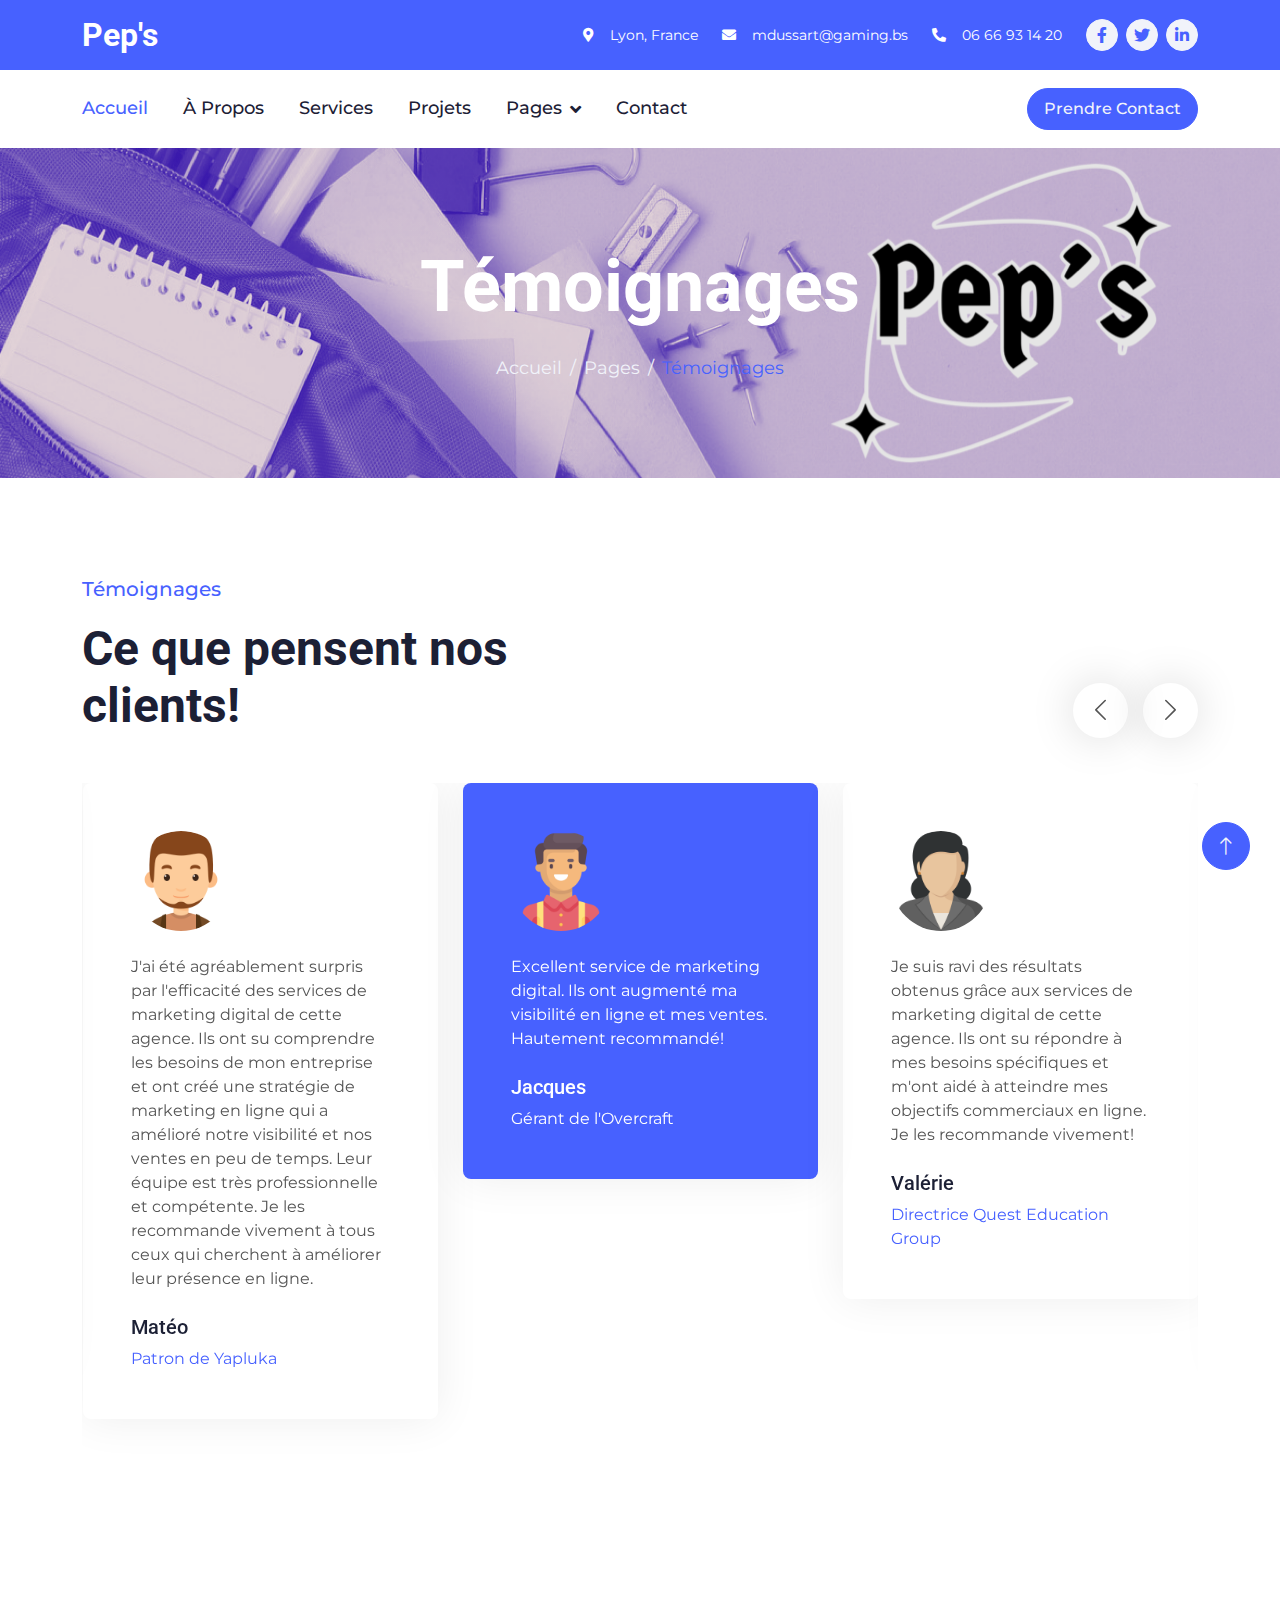
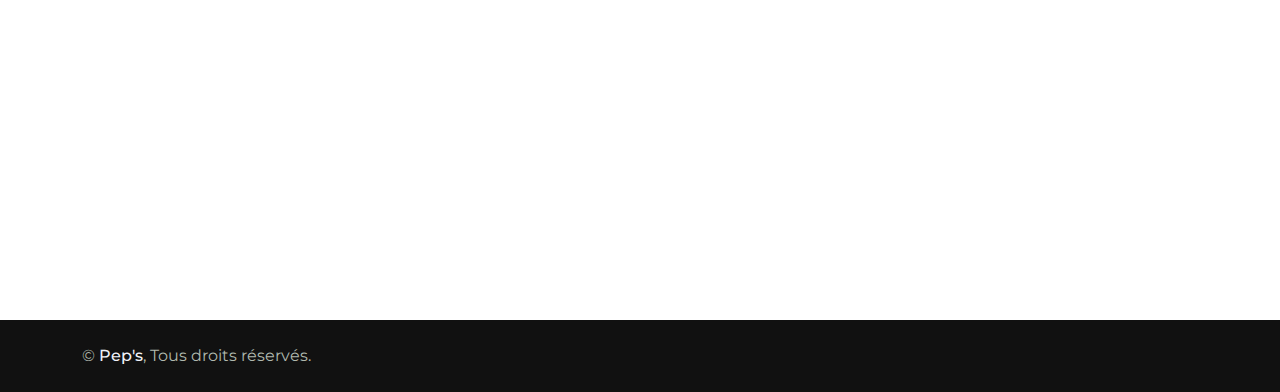
<file: testimonial.html>
<!DOCTYPE html>
<html lang="en">

<head>
    <meta charset="utf-8">
    <title>Pep's - Social Media Agence</title>
    <meta content="width=device-width, initial-scale=1.0" name="viewport">
    <meta content="" name="keywords">
    <meta content="" name="description">


    <link href="img/favicon.ico" rel="icon">


    <link rel="preconnect" href="https://fonts.googleapis.com">
    <link rel="preconnect" href="https://fonts.gstatic.com" crossorigin>
    <link
        href="https://fonts.googleapis.com/css2?family=Montserrat:wght@400;500&family=Roboto:wght@500;700&display=swap"
        rel="stylesheet">


    <link href="https://cdnjs.cloudflare.com/ajax/libs/font-awesome/5.10.0/css/all.min.css" rel="stylesheet">
    <link href="https://cdn.jsdelivr.net/npm/bootstrap-icons@1.4.1/font/bootstrap-icons.css" rel="stylesheet">


    <link href="lib/animate/animate.min.css" rel="stylesheet">
    <link href="lib/owlcarousel/assets/owl.carousel.min.css" rel="stylesheet">
    <link href="lib/lightbox/css/lightbox.min.css" rel="stylesheet">


    <link href="css/bootstrap.min.css" rel="stylesheet">


    <link href="css/style.css" rel="stylesheet">
</head>

<body>

    <div id="spinner"
        class="show bg-white position-fixed translate-middle w-100 vh-100 top-50 start-50 d-flex align-items-center justify-content-center">
        <div class="spinner-border text-primary" role="status" style="width: 3rem; height: 3rem;"></div>
    </div>




    <div class="container-fluid bg-primary text-white d-none d-lg-flex">
        <div class="container py-3">
            <div class="d-flex align-items-center">
                <a href="index.html">
                    <h2 class="text-white fw-bold m-0">Pep's</h2>
                </a>
                <div class="ms-auto d-flex align-items-center">
                    <small class="ms-4"><i class="fa fa-map-marker-alt me-3"></i>Lyon, France</small>
                    <small class="ms-4"><i class="fa fa-envelope me-3"></i>mdussart@gaming.bs</small>
                    <small class="ms-4"><i class="fa fa-phone-alt me-3"></i>06 66 93 14 20</small>
                    <div class="ms-3 d-flex">
                        <a class="btn btn-sm-square btn-light text-primary rounded-circle ms-2" href=""><i
                                class="fab fa-facebook-f"></i></a>
                        <a class="btn btn-sm-square btn-light text-primary rounded-circle ms-2" href=""><i
                                class="fab fa-twitter"></i></a>
                        <a class="btn btn-sm-square btn-light text-primary rounded-circle ms-2" href=""><i
                                class="fab fa-linkedin-in"></i></a>
                    </div>
                </div>
            </div>
        </div>
    </div>


    <div class="container-fluid bg-white sticky-top">
        <div class="container">
            <nav class="navbar navbar-expand-lg bg-white navbar-light p-lg-0">
                <a href="index.html" class="navbar-brand d-lg-none">
                    <h1 class="fw-bold m-0">Pep's</h1>
                </a>
                <button type="button" class="navbar-toggler me-0" data-bs-toggle="collapse"
                    data-bs-target="#navbarCollapse">
                    <span class="navbar-toggler-icon"></span>
                </button>
                <div class="collapse navbar-collapse" id="navbarCollapse">
                    <div class="navbar-nav">
                        <a href="index.html" class="nav-item nav-link active">Accueil</a>
                        <a href="about.html" class="nav-item nav-link">À Propos</a>
                        <a href="service.html" class="nav-item nav-link">Services</a>
                        <a href="project.html" class="nav-item nav-link">Projets</a>
                        <div class="nav-item dropdown">
                            <a href="#" class="nav-link dropdown-toggle" data-bs-toggle="dropdown">Pages</a>
                            <div class="dropdown-menu bg-light rounded-0 rounded-bottom m-0">
                                <a href="feature.html" class="dropdown-item">Avantages</a>
                                <a href="team.html" class="dropdown-item">Notre Equipe</a>
                                <a href="testimonial.html" class="dropdown-item">Témoignages</a>
                                <a href="quote.html" class="dropdown-item">Prendre Contact</a>
                            </div>
                        </div>
                        <a href="contact.html" class="nav-item nav-link">Contact</a>
                    </div>
                    <div class="ms-auto d-none d-lg-block">
                        <a href="" class="btn btn-primary rounded-pill py-2 px-3">Prendre Contact</a>
                    </div>
                </div>
            </nav>
        </div>
    </div>


    <div class="container-fluid page-header py-5 mb-5 wow fadeIn" data-wow-delay="0.1s">
        <div class="container text-center py-5">
            <h1 class="display-2 text-white mb-4 animated slideInDown">Témoignages</h1>
            <nav aria-label="breadcrumb animated slideInDown">
                <ol class="breadcrumb justify-content-center mb-0">
                    <li class="breadcrumb-item"><a href="#">Accueil</a></li>
                    <li class="breadcrumb-item"><a href="#">Pages</a></li>
                    <li class="breadcrumb-item text-primary" aria-current="page">Témoignages</li>
                </ol>
            </nav>
        </div>
    </div>




    <div class="container-xxl pt-5">
        <div class="container">
            <div class="text-center text-md-start pb-5 pb-md-0 wow fadeInUp" data-wow-delay="0.1s"
                style="max-width: 500px;">
                <p class="fs-5 fw-medium text-primary">Témoignages</p>
                <h1 class="display-5 mb-5">Ce que pensent nos clients!</h1>
            </div>
            <div class="owl-carousel testimonial-carousel wow fadeInUp" data-wow-delay="0.1s">
                <div class="testimonial-item rounded p-4 p-lg-5 mb-5">
                    <img class="mb-4" src="img/testimonial-1.jpg" alt="">
                    <p class="mb-4">Excellent service de marketing digital. Ils ont augmenté ma visibilité en ligne et mes ventes. Hautement recommandé!</p>
                    <h5>Jacques</h5>
                    <span class="text-primary">Gérant de l'Overcraft</span>
                </div>
                <div class="testimonial-item rounded p-4 p-lg-5 mb-5">
                    <img class="mb-4" src="img/testimonial-2.jpg" alt="">
                    <p class="mb-4">Je suis ravi des résultats obtenus grâce aux services de marketing digital de cette agence. Ils ont su répondre à mes besoins spécifiques et m'ont aidé à atteindre mes objectifs commerciaux en ligne. Je les recommande vivement!</p>
                    <h5>Valérie</h5>
                    <span class="text-primary">Directrice Quest Education Group</span>
                </div>
                <div class="testimonial-item rounded p-4 p-lg-5 mb-5">
                    <img class="mb-4" src="img/testimonial-3.jpg" alt="">
                    <p class="mb-4">Je suis impressionné par l'expertise et la réactivité de cette agence de marketing digital. Ils ont conçu une stratégie de marketing en ligne sur mesure pour mon entreprise et ont délivré des résultats tangibles en termes de croissance des ventes et de génération de leads. Je suis ravi de travailler avec eux et je les recommande fortement.</p>
                    <h5>Arthur</h5>
                    <span class="text-primary">Gérant du Loft Club</span>
                </div>
                <div class="testimonial-item rounded p-4 p-lg-5 mb-5">
                    <img class="mb-4" src="img/testimonial-4.jpg" alt="">
                    <p class="mb-4">J'ai été agréablement surpris par l'efficacité des services de marketing digital de cette agence. Ils ont su comprendre les besoins de mon entreprise et ont créé une stratégie de marketing en ligne qui a amélioré notre visibilité et nos ventes en peu de temps. Leur équipe est très professionnelle et compétente. Je les recommande vivement à tous ceux qui cherchent à améliorer leur présence en ligne.</p>
                    <h5>Matéo</h5>
                    <span class="text-primary">Patron de Yapluka</span>
                </div>
            </div>
        </div>
    </div>



    <div class="container-fluid bg-dark footer mt-5 py-5 wow fadeIn" data-wow-delay="0.1s">
        <div class="container py-5">
            <div class="row g-5">
                <div class="col-lg-3 col-md-6">
                    <h4 class="text-white mb-4">Notre Agence</h4>
                    <p class="mb-2"><i class="fa fa-map-marker-alt me-3"></i>Lyon, France</p>
                    <p class="mb-2"><i class="fa fa-phone-alt me-3"></i>06 66 93 14 20</p>
                    <p class="mb-2"><i class="fa fa-envelope me-3"></i>mdussart@gaming.bs</p>
                    <div class="d-flex pt-3">
                        <a class="btn btn-square btn-light rounded-circle me-2" href=""><i
                                class="fab fa-twitter"></i></a>
                        <a class="btn btn-square btn-light rounded-circle me-2" href=""><i
                                class="fab fa-facebook-f"></i></a>
                        <a class="btn btn-square btn-light rounded-circle me-2" href=""><i
                                class="fab fa-youtube"></i></a>
                        <a class="btn btn-square btn-light rounded-circle me-2" href=""><i
                                class="fab fa-linkedin-in"></i></a>
                    </div>
                </div>
                <div class="col-lg-3 col-md-6">
                    <h4 class="text-white mb-4">Liens Rapides</h4>
                    <a class="btn btn-link" href="">À Propos</a>
                    <a class="btn btn-link" href="">Nous contacter</a>
                    <a class="btn btn-link" href="">Nos Services</a>
                    <a class="btn btn-link" href="">Termes et Conditions</a>
                    <a class="btn btn-link" href="">Support</a>
                </div>

                <div class="col-lg-3 col-md-6">
                    <h4 class="text-white mb-4">Newsletter</h4>
                    <p>Suivez nos dernières actualités ici</p>
                    <div class="position-relative w-100">
                        <input class="form-control bg-transparent w-100 py-3 ps-4 pe-5" type="text"
                            placeholder="Mail">
                        <button type="button"
                            class="btn btn-light py-2 position-absolute top-0 end-0 mt-2 me-2">S'inscrire</button>
                    </div>
                </div>
            </div>
        </div>
    </div>


    <div class="container-fluid copyright py-4">
        <div class="container">
            <div class="row">
                <div class="col-md-6 text-center text-md-start mb-3 mb-md-0">
                    &copy; <a class="fw-medium text-light" href="#">Pep's</a>, Tous droits réservés.
                </div>
            </div>
        </div>
    </div>


    <a href="#" class="btn btn-lg btn-primary btn-lg-square rounded-circle back-to-top"><i
            class="bi bi-arrow-up"></i></a>



    <script src="https://ajax.googleapis.com/ajax/libs/jquery/3.6.1/jquery.min.js"></script>
    <script src="https://cdn.jsdelivr.net/npm/bootstrap@5.0.0/dist/js/bootstrap.bundle.min.js"></script>
    <script src="lib/wow/wow.min.js"></script>
    <script src="lib/easing/easing.min.js"></script>
    <script src="lib/waypoints/waypoints.min.js"></script>
    <script src="lib/owlcarousel/owl.carousel.min.js"></script>
    <script src="lib/lightbox/js/lightbox.min.js"></script>


    <script src="js/main.js"></script>
</body>

</html>
</file>
<file: css/style.css>
/********** Template CSS **********/
:root {
    --primary: #4761FF;
    --secondary: #555555;
    --light: #F1F3FA;
    --dark: #1C2035;
}

.back-to-top {
    position: fixed;
    display: none;
    right: 30px;
    bottom: 30px;
    z-index: 99;
}

.fw-medium {
    font-weight: 500;
}


/*** Spinner ***/
#spinner {
    opacity: 0;
    visibility: hidden;
    transition: opacity .5s ease-out, visibility 0s linear .5s;
    z-index: 99999;
}

#spinner.show {
    transition: opacity .5s ease-out, visibility 0s linear 0s;
    visibility: visible;
    opacity: 1;
}


/*** Button ***/
.btn {
    transition: .5s;
    font-weight: 500;
}

.btn-primary,
.btn-outline-primary:hover {
    color: var(--light);
}

.btn-secondary,
.btn-outline-secondary:hover {
    color: var(--dark);
}

.btn-square {
    width: 38px;
    height: 38px;
}

.btn-sm-square {
    width: 32px;
    height: 32px;
}

.btn-lg-square {
    width: 48px;
    height: 48px;
}

.btn-square,
.btn-sm-square,
.btn-lg-square {
    padding: 0;
    display: flex;
    align-items: center;
    justify-content: center;
    font-weight: normal;
}


/*** Navbar ***/
.sticky-top {
    top: -100px;
    transition: .5s;
}

.navbar .navbar-nav .nav-link {
    margin-right: 35px;
    padding: 25px 0;
    color: var(--dark);
    font-size: 18px;
    font-weight: 500;
    outline: none;
}

.navbar .navbar-nav .nav-link:hover,
.navbar .navbar-nav .nav-link.active {
    color: var(--primary);
}

.navbar .dropdown-toggle::after {
    border: none;
    content: "\f107";
    font-family: "Font Awesome 5 Free";
    font-weight: 900;
    vertical-align: middle;
    margin-left: 8px;
}

@media (max-width: 991.98px) {
    .navbar .navbar-nav .nav-link  {
        margin-right: 0;
        padding: 10px 0;
    }

    .navbar .navbar-nav {
        margin-top: 15px;
        border-top: 1px solid #EEEEEE;
    }
}

@media (min-width: 992px) {
    .navbar .nav-item .dropdown-menu {
        display: block;
        border: none;
        margin-top: 0;
        top: 150%;
        opacity: 0;
        visibility: hidden;
        transition: .5s;
    }

    .navbar .nav-item:hover .dropdown-menu {
        top: 100%;
        visibility: visible;
        transition: .5s;
        opacity: 1;
    }
}


/*** Header ***/
.carousel-caption {
    top: 0;
    left: 0;
    right: 0;
    bottom: 0;
    display: flex;
    align-items: center;
    background: rgba(0, 0, 0, .1);
    z-index: 1;
}

.carousel-control-prev,
.carousel-control-next {
    width: 15%;
}

.carousel-control-prev-icon,
.carousel-control-next-icon {
    width: 3.5rem;
    height: 3.5rem;
    border-radius: 3.5rem;
    background-color: var(--primary);
    border: 15px solid var(--primary);
}

@media (max-width: 768px) {
    #header-carousel .carousel-item {
        position: relative;
        min-height: 450px;
    }
    
    #header-carousel .carousel-item img {
        position: absolute;
        width: 100%;
        height: 100%;
        object-fit: cover;
    }
}

.page-header {
    background: linear-gradient(rgba(0, 0, 0, .1), rgba(0, 0, 0, .1)), url(../img/carousel-1.jpg) center center no-repeat;
    background-size: cover;
}

.page-header .breadcrumb-item+.breadcrumb-item::before {
    color: var(--light);
}

.page-header .breadcrumb-item,
.page-header .breadcrumb-item a {
    font-size: 18px;
    color: var(--light);
}


/*** Features ***/
.feature-row {
    box-shadow: 0 0 45px rgba(0, 0, 0, .08);
}

.feature-item {
    border-color: rgba(0, 0, 0, .03) !important;
}


/*** About ***/
.about {
    background: linear-gradient(rgba(0, 0, 0, .1), rgba(0, 0, 0, .1)), url(../img/about.jpg) left center no-repeat;
    background-size: cover;
}

.btn-play {
    position: relative;
    display: block;
    box-sizing: content-box;
    width: 36px;
    height: 46px;
    border-radius: 100%;
    border: none;
    outline: none !important;
    padding: 18px 20px 20px 28px;
    background: var(--primary);
}

.btn-play:before {
    content: "";
    position: absolute;
    z-index: 0;
    left: 50%;
    top: 50%;
    transform: translateX(-50%) translateY(-50%);
    display: block;
    width: 90px;
    height: 90px;
    background: var(--primary);
    border-radius: 100%;
    animation: pulse-border 1500ms ease-out infinite;
}

.btn-play:after {
    content: "";
    position: absolute;
    z-index: 1;
    left: 50%;
    top: 50%;
    transform: translateX(-50%) translateY(-50%);
    display: block;
    width: 90px;
    height: 90px;
    background: var(--primary);
    border-radius: 100%;
    transition: all 200ms;
}

.btn-play span {
    display: block;
    position: relative;
    z-index: 3;
    width: 0;
    height: 0;
    left: 3px;
    border-left: 30px solid #FFFFFF;
    border-top: 18px solid transparent;
    border-bottom: 18px solid transparent;
}

@keyframes pulse-border {
    0% {
        transform: translateX(-50%) translateY(-50%) translateZ(0) scale(1);
        opacity: 1;
    }

    100% {
        transform: translateX(-50%) translateY(-50%) translateZ(0) scale(2);
        opacity: 0;
    }
}

.modal-video .modal-dialog {
    position: relative;
    max-width: 800px;
    margin: 60px auto 0 auto;
}

.modal-video .modal-body {
    position: relative;
    padding: 0px;
}

.modal-video .close {
    position: absolute;
    width: 30px;
    height: 30px;
    right: 0px;
    top: -30px;
    z-index: 999;
    font-size: 30px;
    font-weight: normal;
    color: #FFFFFF;
    background: #000000;
    opacity: 1;
}


/*** Service ***/
.service-item .service-text {
    position: relative;
    width: 100%;
    top: 0;
    left: 0;
    text-align: center;
    background: #FFFFFF;
    box-shadow: 0 0 45px rgba(0, 0, 0, .06);
    transition: .5s;
    z-index: 2;
}

.service-item:hover .service-text {
    top: -1.5rem;
}

.service-item .service-text h5 {
    transition: .5s;
}

.service-item:hover .service-text h5 {
    color: var(--primary);
}

.service-item .service-btn {
    position: absolute;
    width: 80%;
    height: 3rem;
    left: 10%;
    bottom: 0;
    display: flex;
    align-items: center;
    justify-content: center;
    background: #FFFFFF;
    box-shadow: 0 0 45px rgba(0, 0, 0, .07);
    transition: .5s;
    z-index: 1;
}

.service-item:hover .service-btn {
    bottom: -1.5rem;
}


/*** Project ***/
.project-item {
    position: relative;
    border-radius: 8px;
    overflow: hidden;
    box-shadow: 0 0 45px rgba(0, 0, 0, .07);
}

.project-item .project-overlay {
    position: absolute;
    width: 100%;
    height: 100%;
    top: 0;
    left: 0;
    display: flex;
    align-items: center;
    justify-content: center;
    background: rgba(0, 0, 0, .5);
    opacity: 0;
    padding-top: 60px;
    transition: .5s;
}

.project-item:hover .project-overlay {
    opacity: 1;
    padding-top: 0;
}

.project-carousel .owl-nav {
    position: absolute;
    top: -100px;
    right: 0;
    display: flex;
}

.project-carousel .owl-nav .owl-prev,
.project-carousel .owl-nav .owl-next {
    margin-left: 15px;
    width: 55px;
    height: 55px;
    display: flex;
    align-items: center;
    justify-content: center;
    color: var(--secondary);
    border-radius: 55px;
    box-shadow: 0 0 45px rgba(0, 0, 0, .15);
    font-size: 25px;
    transition: .5s;
}

.project-carousel .owl-nav .owl-prev:hover,
.project-carousel .owl-nav .owl-next:hover {
    background: var(--primary);
    color: #FFFFFF;
}

@media (max-width: 768px) {
    .project-carousel .owl-nav {
        top: -70px;
        right: auto;
        left: 50%;
        transform: translateX(-50%);
    }

    .project-carousel .owl-nav .owl-prev,
    .project-carousel .owl-nav .owl-next {
        margin: 0 7px;
        width: 45px;
        height: 45px;
        font-size: 20px;
    }
}


/*** Team ***/
.team-item {
    position: relative;
    text-align: center;
    box-shadow: 0 0 45px rgba(0, 0, 0, .07);
}

.team-item .team-social {
    position: absolute;
    padding: 0;
    top: 15px;
    left: 0;
    overflow: hidden;
}

.team-item .team-social li {
    list-style-type: none;
    margin-bottom: 10px;
    margin-left: -50px;
    opacity: 0;
    transition: .5s;
}

.team-item:hover .team-social li {
    margin-left: 15px;
    opacity: 1;
}

.team-item .team-social li .btn {
    background: #FFFFFF;
    color: var(--primary);
    border-radius: 40px;
    transition: .5s;
}

.team-item .team-social li .btn:hover {
    color: #FFFFFF;
    background: var(--primary);
}

.team-item .team-social li:nth-child(1) {
    transition-delay: .1s;
}

.team-item .team-social li:nth-child(2) {
    transition-delay: .2s;
}

.team-item .team-social li:nth-child(3) {
    transition-delay: .3s;
}

.team-item .team-social li:nth-child(4) {
    transition-delay: .4s;
}

.team-item .team-social li:nth-child(5) {
    transition-delay: .5s;
}


/*** Testimonial ***/
.testimonial-item {
    box-shadow: 0 0 45px rgba(0, 0, 0, .07);
    transition: .5s;
}

.owl-item .testimonial-item,
.testimonial-item * {
    transition: .5s;
}

.owl-item.center .testimonial-item,
.testimonial-item:hover {
    background: var(--primary);
}

.owl-item.center .testimonial-item *,
.testimonial-item:hover * {
    color: #FFFFFF !important;
}

.testimonial-item img {
    width: 100px !important;
    height: 100px !important;
    border-radius: 100px;
}

.testimonial-carousel .owl-nav {
    position: absolute;
    top: -100px;
    right: 0;
    display: flex;
}

.testimonial-carousel .owl-nav .owl-prev,
.testimonial-carousel .owl-nav .owl-next {
    margin-left: 15px;
    width: 55px;
    height: 55px;
    display: flex;
    align-items: center;
    justify-content: center;
    color: var(--secondary);
    border-radius: 55px;
    box-shadow: 0 0 45px rgba(0, 0, 0, .15);
    font-size: 25px;
    transition: .5s;
}

.testimonial-carousel .owl-nav .owl-prev:hover,
.testimonial-carousel .owl-nav .owl-next:hover {
    background: var(--primary);
    color: #FFFFFF;
}

@media (max-width: 768px) {
    .testimonial-carousel .owl-nav {
        top: -70px;
        right: auto;
        left: 50%;
        transform: translateX(-50%);
    }

    .testimonial-carousel .owl-nav .owl-prev,
    .testimonial-carousel .owl-nav .owl-next {
        margin: 0 7px;
        width: 45px;
        height: 45px;
        font-size: 20px;
    }
}


/*** Footer ***/
.footer {
    color: #B0B9AE;
}

.footer .btn.btn-link {
    display: block;
    margin-bottom: 5px;
    padding: 0;
    text-align: left;
    color: #B0B9AE;
    font-weight: normal;
    text-transform: capitalize;
    transition: .3s;
}

.footer .btn.btn-link::before {
    position: relative;
    content: "\f105";
    font-family: "Font Awesome 5 Free";
    font-weight: 900;
    margin-right: 10px;
}

.footer .btn.btn-link:hover {
    color: var(--light);
    letter-spacing: 1px;
    box-shadow: none;
}

.copyright {
    color: #B0B9AE;
}

.copyright {
    background: #111111;
}

.copyright a:hover {
    color: var(--primary) !important;
}
</file>
